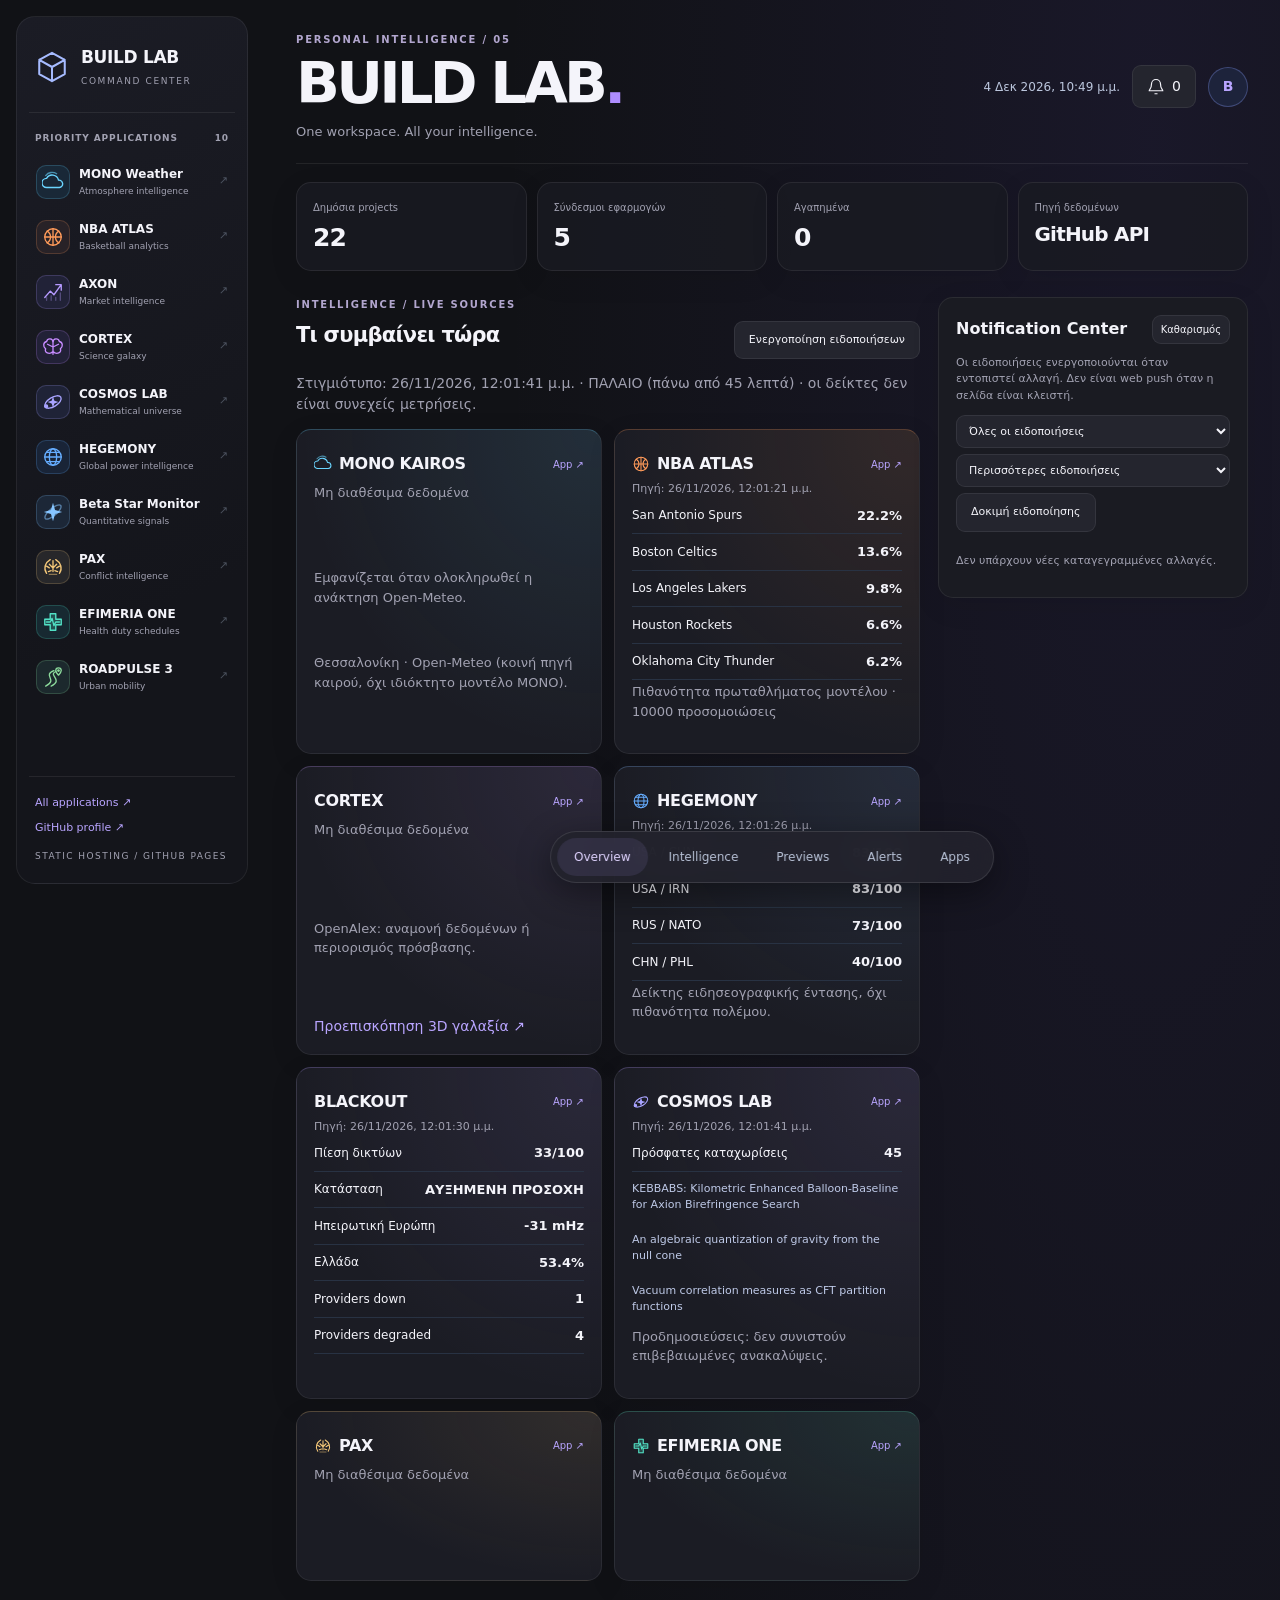
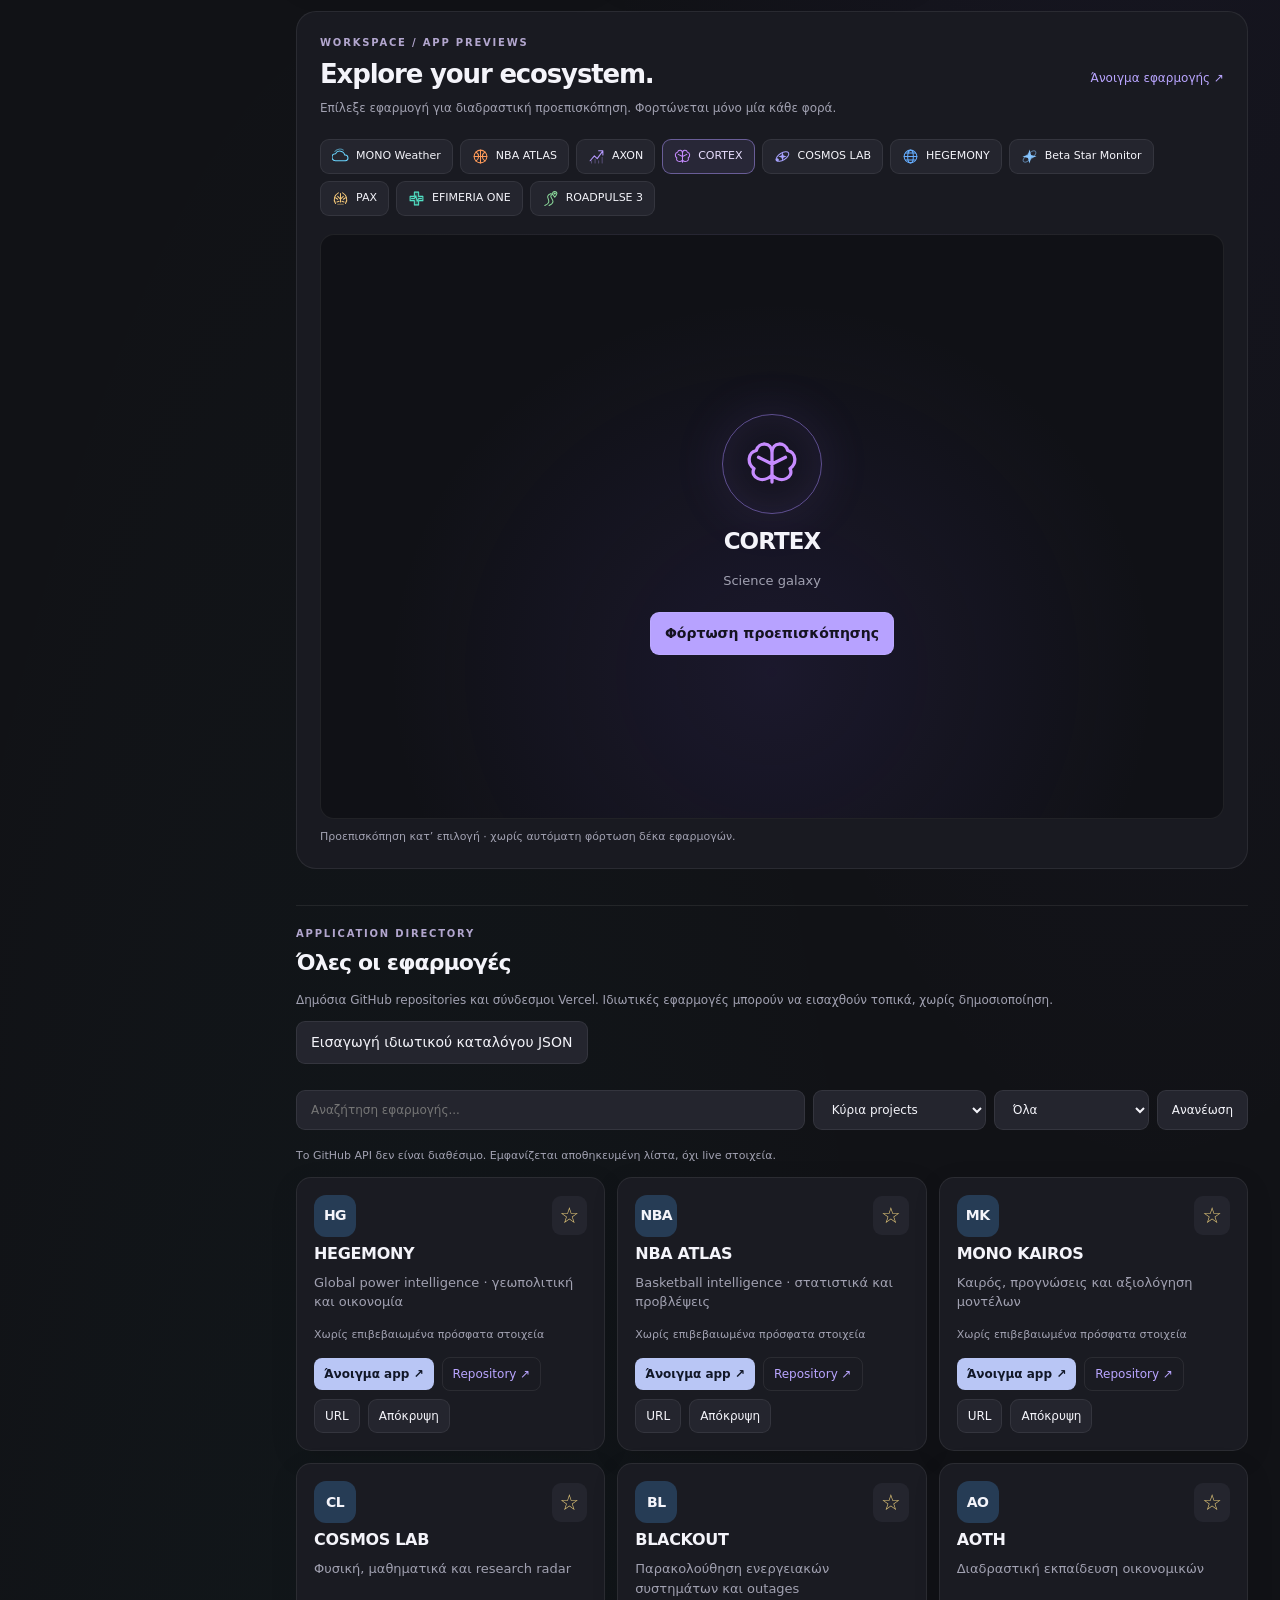
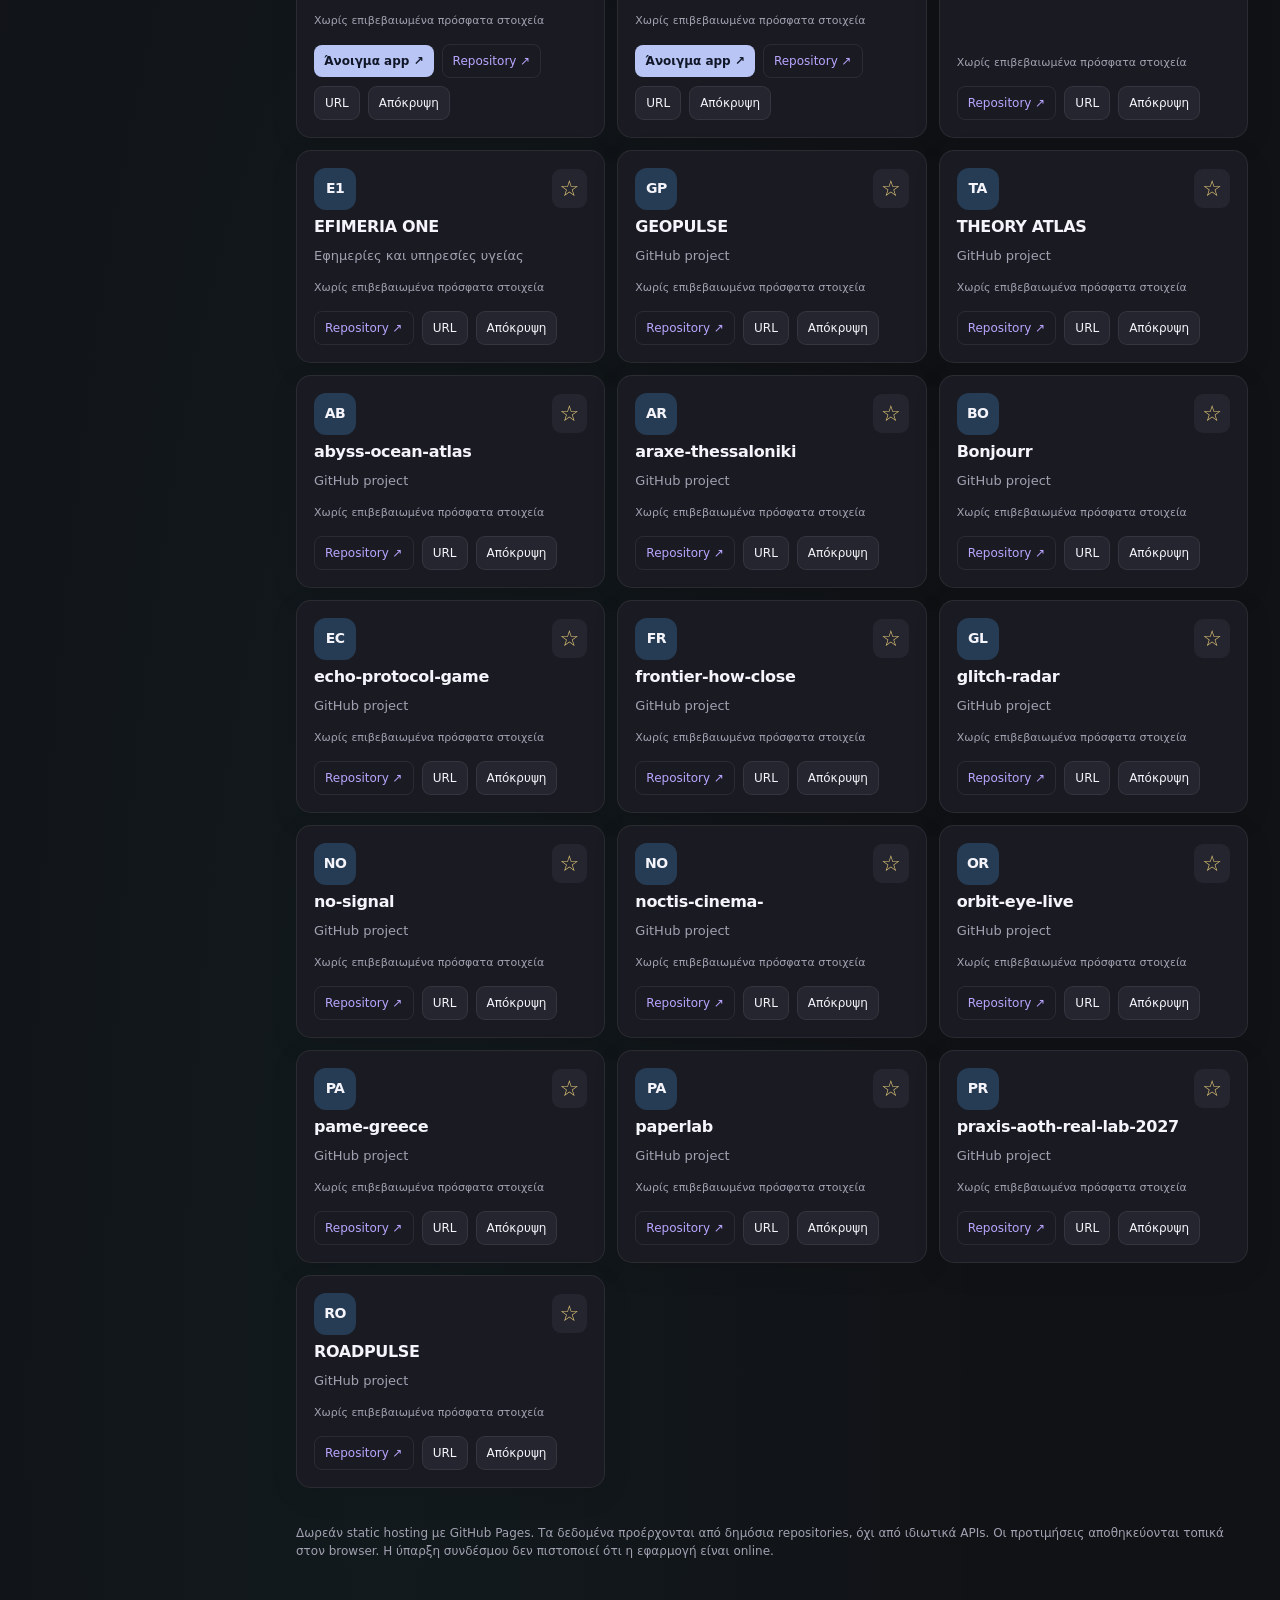
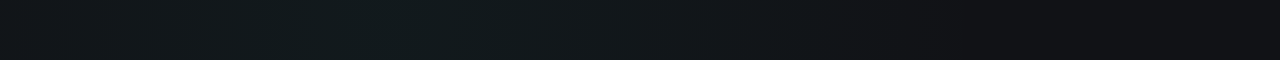
<file: docs/index.html>
<!DOCTYPE html>
<html lang="el"><head><meta charset="UTF-8"><meta name="viewport" content="width=device-width, initial-scale=1"><meta name="theme-color" content="#0c111b"><title>Build Lab — Project Command Center</title>
<style>
:root{color-scheme:dark;--bg:#0c111b;--panel:#141b28;--line:#283243;--text:#e9edf6;--muted:#9caac0;--accent:#85c7ff}*{box-sizing:border-box}body{margin:0;background:radial-gradient(ellipse at top right,#1c2940 0,transparent 45%),var(--bg);color:var(--text);font:15px/1.5 system-ui,sans-serif}main{max-width:1300px;margin:auto;padding:36px 24px 60px}header{display:flex;justify-content:space-between;align-items:center;gap:16px;flex-wrap:wrap}.brand{font-size:12px;letter-spacing:.22em;text-transform:uppercase;color:var(--accent);font-weight:700}h1{font-size:clamp(32px,5vw,54px);line-height:1.1;letter-spacing:-.055em;margin:12px 0}p{color:var(--muted)}a{color:var(--accent);text-decoration:none}button,input,select{font:inherit;color:inherit;background:#172131;border:1px solid var(--line);padding:10px 14px;border-radius:10px}button{cursor:pointer}button:hover,a:hover{filter:brightness(1.2)}.stats{display:grid;grid-template-columns:repeat(auto-fit,minmax(140px,1fr));gap:12px;margin:25px 0}.stat,.card{background:var(--panel);border:1px solid var(--line);border-radius:16px;padding:20px}.stat b{display:block;font-size:28px;letter-spacing:-.04em}.stat span,.meta{font-size:12px;color:var(--muted)}.controls{display:flex;flex-wrap:wrap;gap:8px;margin:24px 0 18px}.controls input{flex:1;min-width:190px}.grid{display:grid;grid-template-columns:repeat(auto-fill,minmax(265px,1fr));gap:15px}.card{display:flex;flex-direction:column;min-height:200px;overflow:hidden}.card h2{margin:8px 0;font-size:21px;letter-spacing:-.035em}.card p{margin:2px 0 15px;font-size:13px;flex:1}.cardtop,.actions{display:flex;gap:8px;align-items:center;justify-content:space-between}.logo{width:42px;height:42px;border-radius:12px;background:#263c55;display:grid;place-items:center;font-weight:800;letter-spacing:-.04em}.actions{justify-content:flex-start;flex-wrap:wrap;margin-top:14px}.actions a,.actions button{padding:7px 10px;font-size:12px;border-radius:8px;border:1px solid var(--line)}.actions a.primary{background:#b6dfff;color:#0c182a;border:0;font-weight:700}.tag{font-size:11px;color:var(--muted);border:1px solid var(--line);padding:4px 8px;border-radius:20px}.favorite{background:transparent;border:0;font-size:22px;padding:3px 8px;color:#e4c879}.status{font-size:12px;color:var(--muted)}footer{margin-top:36px;color:var(--muted);font-size:12px}dialog{max-width:480px;width:90%;background:var(--panel);color:var(--text);border:1px solid var(--line);border-radius:16px;padding:24px}dialog input{width:100%;margin:12px 0}dialog::backdrop{background:#0009}.empty{padding:25px;color:var(--muted)}@media(max-width:600px){main{padding:24px 15px}.card{min-height:170px}}
.priority{display:grid;grid-template-columns:repeat(auto-fit,minmax(210px,1fr));gap:8px}.priority a{display:flex;align-items:center;gap:10px;background:#141b28;border:1px solid #283243;border-radius:11px;padding:10px;color:#e9edf6}.priority a>span:last-child{margin-left:auto;color:#9caac0}.appmark{display:grid;place-items:center;position:relative;width:32px;height:32px;border-radius:8px;background:#233652;overflow:hidden}.appmark img{position:absolute;inset:0;width:100%;height:100%;object-fit:contain;z-index:1;background:#141b28}.appmark b{font-size:12px}.alert-tools{display:flex;gap:8px;flex-wrap:wrap;margin:10px 0}.card h2{font-size:19px}
:root{--bg:#080b14;--panel:#111725;--line:rgba(151,174,220,.16);--muted:#97a2b9;--text:#f0f3fa;--accent:#a9baff}html{scroll-behavior:smooth;scroll-padding-top:18px}body{background:radial-gradient(ellipse at 85% 0%,#25204088 0,transparent 34%),radial-gradient(ellipse at 35% 100%,#10273b66 0,transparent 42%),#080b14;font-family:Inter,system-ui,-apple-system,BlinkMacSystemFont,"Segoe UI",sans-serif;font-size:14px;min-height:100vh}main{margin:0 0 0 264px;max-width:none;padding:30px 32px 100px;min-width:0}.sidebar{position:fixed;inset:16px auto 16px 16px;width:232px;display:flex;flex-direction:column;padding:18px 12px;border:1px solid var(--line);border-radius:19px;background:linear-gradient(155deg,#151b2b,#0d111c 62%);overflow-y:auto;z-index:5}.sidebrand{display:flex;align-items:center;gap:12px;padding:10px 6px 24px;border-bottom:1px solid var(--line);color:var(--text);font-size:17px;font-weight:780;letter-spacing:.035em}.sidebrand svg{width:34px;height:34px}.sidebrand small,.sidebottom small{display:block;font-size:9px;color:var(--muted);letter-spacing:.16em;font-weight:500;margin-top:4px}.sidetag{display:flex;justify-content:space-between;font-size:9px;font-weight:650;letter-spacing:.1em;color:var(--muted);padding:19px 6px 10px}.sidebar .priority{display:flex;flex-direction:column;gap:3px}.sidebar .sideapp{display:flex;align-items:center;gap:9px;padding:8px 6px;border:1px solid transparent;background:transparent;border-radius:9px;color:var(--text);min-width:0;transition:background .2s,border-color .2s}.sidebar .sideapp:hover,.sidebar .sideapp:focus-visible{background:#a2b7ff0d;border-color:#9aaaff40}.appmark{flex:none;display:grid;place-items:center;width:34px;height:34px;border-radius:10px;background:color-mix(in srgb,var(--app) 10%,#101521);border:1px solid color-mix(in srgb,var(--app) 20%,transparent)}.appmark svg{width:22px;height:22px}.appname{min-width:0;flex:1}.appname strong{display:block;font-size:12px;font-weight:650;white-space:nowrap}.appname small{display:block;font-size:9px;color:var(--muted);margin-top:2px;white-space:nowrap;overflow:hidden;text-overflow:ellipsis}.arrow{font-size:11px;opacity:.4}.sidebottom{margin-top:auto;padding:18px 6px 2px;display:grid;gap:9px;border-top:1px solid var(--line);font-size:11px}.topbar{padding:2px 0 22px;border-bottom:1px solid var(--line);align-items:center;gap:18px}.topbar h1{font-size:clamp(38px,4.5vw,64px);letter-spacing:-.07em;margin:8px 0 0;font-weight:800;line-height:1}.topbar h1 span{color:#9a9bfa}.topbar p{margin:9px 0 0;font-size:13px}.brand{font-size:10px;letter-spacing:.18em;color:#a5aed0}.topright{display:flex;align-items:center;gap:12px}.topright time{font-size:12px;font-variant-numeric:tabular-nums;color:#bbc6dd}.topright button{display:flex;gap:7px;align-items:center}.profile{display:grid;place-items:center;width:40px;height:40px;border-radius:50%;border:1px solid #8b9df850;background:#1d233b;font-weight:700}.stats{margin:18px 0 26px;grid-template-columns:repeat(4,minmax(0,1fr));gap:10px}.stats .stat{padding:13px 16px;min-height:76px;background:#111725a8}.stats .stat b{font-size:25px;margin-top:2px}.stats .stat span{font-size:10px}.workspace{display:grid;grid-template-columns:minmax(0,1fr) minmax(260px,310px);gap:18px;align-items:start}.intel{min-width:0}.intel>.cardtop h2{font-size:21px;font-weight:650;letter-spacing:-.035em}.intel>.cardtop{align-items:flex-end}.intel #notify{font-size:11px}.grid{grid-template-columns:repeat(auto-fill,minmax(min(240px,100%),1fr));gap:12px}#liveGrid{grid-template-columns:repeat(2,minmax(0,1fr))}#liveGrid .card{min-height:170px;position:relative;overflow:hidden;border-top-color:color-mix(in srgb,var(--tile,#91a8ff) 33%,transparent);background:radial-gradient(ellipse at 100% 0%,color-mix(in srgb,var(--tile,#91a8ff) 8%,transparent),transparent 60%),linear-gradient(140deg,#151b2a,#101520)}#liveGrid .card[data-key="weather"]{order:-3;--tile:#6ad5ff}#liveGrid .card[data-key="nba"]{order:-2;--tile:#ff9a59}#liveGrid .card[data-key="geo"]{--tile:#65adff}#liveGrid .card[data-key="science"]{--tile:#b69aff}#liveGrid .card[data-key="pax"]{--tile:#f2c678}#liveGrid .card[data-key="duty"]{--tile:#51e0c4}.stat,.card{border-radius:15px;border-color:var(--line);padding:17px;box-shadow:0 8px 30px #00000015}.card h2{font-size:16px;font-weight:670;letter-spacing:-.02em;margin:5px 0}.cardtop h2{min-width:0}.cardtop>a{font-size:10px;white-space:nowrap}.meta,.status{font-size:11px;line-height:1.5}.card .meta a{color:#bec9e7}.card .cardtop>strong{font-size:13px;white-space:nowrap}.card .cardtop>span{font-size:12px}.notification{position:sticky;top:20px;background:linear-gradient(155deg,#161b2c,#101520);max-height:78vh;overflow:auto;scrollbar-width:thin}.notification h2{font-size:16px!important}.notification #clearAlerts{font-size:10px;padding:6px 8px}.notification #alertStatus{font-size:11px}.alert-tools{gap:6px}.alert-tools select{width:100%;font-size:11px;padding:8px}.alert-tools button{font-size:11px}.notification #alerts{max-height:48vh;overflow:auto}.notification #alerts>div{padding:11px 0!important}.notification #alerts strong{display:block;color:#e1e7f8;font-size:12px;font-weight:650}.notification #alerts small{display:block;margin-top:4px;opacity:.75}.directory{margin-top:36px;padding-top:20px;border-top:1px solid var(--line)}.directory h2{font-size:22px;letter-spacing:-.04em;margin:5px 0}.directory p{font-size:12px}.controls{margin-top:14px}.controls button,.controls input,.controls select{font-size:12px}.dock{position:fixed;bottom:17px;left:calc(50% + 132px);transform:translateX(-50%);display:flex;gap:4px;z-index:8;padding:6px;border-radius:30px;border:1px solid #9eafe53a;background:#141a2ae8;backdrop-filter:blur(16px);box-shadow:0 10px 35px #0006}.dock a{font-size:12px;color:#b9c3d8;padding:10px 17px;border-radius:22px;white-space:nowrap}.dock a:first-child,.dock a:hover{background:#a3a0ff19;color:#ecebff}.card button,button,input,select{background:#1a2031;border-color:var(--line);border-radius:9px}button:hover{border-color:#a0b0e85e}.card .actions a.primary{background:#b9c6f5;color:#111728}.card h2 svg{vertical-align:-4px;margin-right:7px;width:18px;height:18px}#liveGrid .card .metric{font-size:35px;line-height:1.15;letter-spacing:-.06em;font-weight:750;color:#eff5ff;padding:10px 0 3px}#liveGrid .card .metric-caption{font-size:11px;color:var(--muted)}@media(min-width:1600px){#liveGrid{grid-template-columns:repeat(3,minmax(0,1fr))}}@media(max-width:1180px){.workspace{grid-template-columns:minmax(0,1fr)}.notification{position:static;max-height:none}.notification #alerts{max-height:380px}.alert-tools select{width:auto}}@media(max-width:850px){.sidebar{position:relative;inset:auto;width:auto;margin:12px;padding:12px}.sidebrand{padding:3px 4px 12px}.sidebar .priority{display:grid;grid-template-columns:repeat(2,minmax(0,1fr))}.sideapp .appname small,.sidebottom{display:none}main{margin:0;padding:16px 14px 95px}.dock{left:50%}.topbar h1{font-size:45px}.stats{grid-template-columns:repeat(2,1fr)}}@media(max-width:520px){#liveGrid{grid-template-columns:1fr}.topright time{font-size:10px}.dock a{padding:9px 11px}.intel>.cardtop{flex-wrap:wrap}.sidebar .sideapp{padding:5px 4px}.appname strong{font-size:11px}}@media(prefers-reduced-motion:reduce){html{scroll-behavior:auto}*{transition:none!important}}

:root{--bg:#111216;--panel:#1a1b22;--line:#ffffff13;--muted:#a1a1b1;--text:#f4f4fa;--accent:#b9a5ff}
body{background:radial-gradient(ellipse at 90% 3%,#6c4fe018 0,transparent 40%),radial-gradient(ellipse at 30% 95%,#1ab9a80c 0,transparent 48%),#111216}
.sidebar{background:linear-gradient(155deg,#1b1c25,#14151b 68%);border-color:#ffffff12}.sidebrand{letter-spacing:-.02em}.sidebrand small{letter-spacing:.18em}.sidebar .sideapp:hover{background:#b5a2ff0d;border-color:#b5a2ff30}.topbar h1{letter-spacing:-.065em}.topbar h1 span{color:#ae8dff}.brand{color:#b2a6ce}.stats .stat{background:#1a1b22cc}.stat,.card{border-color:#ffffff13;background:#1a1b22;box-shadow:0 8px 30px #00000015}#liveGrid .card{background:radial-gradient(ellipse at 98% 0%,color-mix(in srgb,var(--tile,#b39aff) 10%,transparent),transparent 70%),#1b1c24;border-top-color:color-mix(in srgb,var(--tile,#b39aff) 26%,transparent)}#liveGrid .card[data-key="cortex"]{--tile:#c49aff;order:-1;min-height:218px}#liveGrid .card[data-key="geo"]{--tile:#83b9ff}#liveGrid .card[data-key="duty"]{--tile:#5be2bf}.notification{background:#1a1b22}.card button,button,input,select{background:#24252e;border-color:#ffffff13}.dock{background:#23232de8;border-color:#ffffff1c}.dock a:first-child,.dock a:hover{background:#b098ff1a;color:#e0d4ff}.preview-section{margin-top:30px;padding:23px;border:1px solid var(--line);border-radius:20px;background:#191a21}.preview-head{display:flex;justify-content:space-between;gap:18px;align-items:center}.preview-head h2{font-size:26px;letter-spacing:-.045em;margin:5px 0}.preview-head p{font-size:12px;margin:4px 0}.preview-head>a{white-space:nowrap;font-size:12px}.preview-tabs{display:flex;gap:7px;flex-wrap:wrap;margin:18px 0}.preview-tabs button{font-size:11px;padding:8px 11px;display:flex;align-items:center;gap:7px}.preview-tabs svg{width:17px;height:17px}.preview-tabs button[aria-pressed="true"]{border-color:#aa93f880;background:#b399ff1a;color:#e9dfff}.preview-stage{height:clamp(420px,65vh,820px);overflow:hidden;border-radius:14px;border:1px solid #ffffff12;background:radial-gradient(ellipse at 50% 75%,#5940ac26 0,transparent 60%),#101116}.preview-stage iframe{width:100%;height:100%;border:0;background:#111216}.preview-placeholder{height:100%;display:flex;flex-direction:column;justify-content:center;align-items:center;text-align:center;padding:25px}.preview-placeholder h3{font-size:23px;letter-spacing:-.04em;margin:10px 0 0}.preview-placeholder p{font-size:13px;max-width:450px}.preview-orbit{margin-top:16px;display:grid;place-items:center;width:100px;height:100px;border:1px solid #a88aff80;border-radius:50%;font-size:42px;color:#c4aaff;box-shadow:0 0 55px #9e73f21c,inset 0 0 40px #9e73f21a}.preview-orbit svg{width:54px;height:54px}.preview-placeholder button{margin-top:8px;background:#b7a2ff;color:#151321;font-weight:700}.preview-section #previewNote{padding:10px 0 0}.cortex-paper{padding:9px 0;border-bottom:1px solid #ffffff0b;font-size:12px}.cortex-paper a{color:#e0d8ff}.cortex-paper small{display:block;color:var(--muted);margin-top:3px}.preview-stage .blocked{font-size:12px;color:var(--muted)}@media(max-width:600px){.preview-section{padding:13px}.preview-head{align-items:flex-start;flex-direction:column}.preview-stage{height:520px}.dock a{padding:9px 7px;font-size:11px}}
</style></head><body><aside class="sidebar"><a class="sidebrand" href="#dashboard"><svg viewBox="0 0 24 24" width="24" height="24" fill="none" stroke="currentColor" stroke-width="1.45" stroke-linecap="round" stroke-linejoin="round" style="color:#a6bbff" aria-hidden="true"><path d="m12 2 9 5v10l-9 5-9-5V7Zm0 10 9-5M12 12 3 7m9 5v10"/></svg><span>BUILD LAB<small>COMMAND CENTER</small></span></a><div class="sidetag">PRIORITY APPLICATIONS <span>10</span></div><nav class="priority"><a class="sideapp" href="https://monokairos.vercel.app" target="_blank" rel="noopener noreferrer" style="--app:#6ad5ff"><span class="appmark"><svg viewBox="0 0 24 24" width="24" height="24" fill="none" stroke="currentColor" stroke-width="1.45" stroke-linecap="round" stroke-linejoin="round" style="color:#6ad5ff" aria-hidden="true"><path d="M5 18a5 5 0 0 1 0-10 7 7 0 0 1 13 2 4 4 0 0 1 1 8Z"/><path d="M4 5a9 9 0 0 1 12-2" opacity=".6"/></svg></span><span class="appname"><strong>MONO Weather</strong><small>Atmosphere intelligence</small></span><span class="arrow">↗</span></a><a class="sideapp" href="https://nba-atlas.vercel.app" target="_blank" rel="noopener noreferrer" style="--app:#ff9a59"><span class="appmark"><svg viewBox="0 0 24 24" width="24" height="24" fill="none" stroke="currentColor" stroke-width="1.45" stroke-linecap="round" stroke-linejoin="round" style="color:#ff9a59" aria-hidden="true"><circle cx="12" cy="12" r="9"/><path d="M3 12h18M12 3v18M5.6 5.6c5 3 5 9.8 0 12.8M18.4 5.6c-5 3-5 9.8 0 12.8"/></svg></span><span class="appname"><strong>NBA ATLAS</strong><small>Basketball analytics</small></span><span class="arrow">↗</span></a><a class="sideapp" href="https://axon-markets.vercel.app" target="_blank" rel="noopener noreferrer" style="--app:#b69aff"><span class="appmark"><svg viewBox="0 0 24 24" width="24" height="24" fill="none" stroke="currentColor" stroke-width="1.45" stroke-linecap="round" stroke-linejoin="round" style="color:#b69aff" aria-hidden="true"><path d="m3 18 6-7 4 4 8-11M15 4h6v6"/><path d="M5 21v-3M10 21v-5M15 21v-3M20 21v-8" opacity=".35"/></svg></span><span class="appname"><strong>AXON</strong><small>Market intelligence</small></span><span class="arrow">↗</span></a><a class="sideapp" href="https://cortex-science-galaxy.vercel.app" target="_blank" rel="noopener noreferrer" style="--app:#c68bff"><span class="appmark"><svg viewBox="0 0 24 24" width="24" height="24" fill="none" stroke="currentColor" stroke-width="1.45" stroke-linecap="round" stroke-linejoin="round" style="color:#c68bff" aria-hidden="true"><path d="M12 20V7c0-5-6-5-7-1-4 1-4 6-1 8-2 4 4 7 8 3m0-10c0-5 6-5 7-1 4 1 4 6 1 8 2 4-4 7-8 3M6 9l6 3 6-3"/></svg></span><span class="appname"><strong>CORTEX</strong><small>Science galaxy</small></span><span class="arrow">↗</span></a><a class="sideapp" href="https://cosmos-lab-v3.vercel.app/radar.html" target="_blank" rel="noopener noreferrer" style="--app:#a8a3ff"><span class="appmark"><svg viewBox="0 0 24 24" width="24" height="24" fill="none" stroke="currentColor" stroke-width="1.45" stroke-linecap="round" stroke-linejoin="round" style="color:#a8a3ff" aria-hidden="true"><ellipse cx="12" cy="12" rx="10" ry="5" transform="rotate(-32 12 12)"/><path d="m12 6 1.5 4.5L18 12l-4.5 1.5L12 18l-1.5-4.5L6 12l4.5-1.5Z" fill="currentColor" stroke="none"/><circle cx="4.5" cy="16.7" r="1.6" fill="currentColor"/></svg></span><span class="appname"><strong>COSMOS LAB</strong><small>Mathematical universe</small></span><span class="arrow">↗</span></a><a class="sideapp" href="https://hegemony-world-power.vercel.app" target="_blank" rel="noopener noreferrer" style="--app:#65adff"><span class="appmark"><svg viewBox="0 0 24 24" width="24" height="24" fill="none" stroke="currentColor" stroke-width="1.45" stroke-linecap="round" stroke-linejoin="round" style="color:#65adff" aria-hidden="true"><circle cx="12" cy="12" r="9"/><ellipse cx="12" cy="12" rx="4" ry="9"/><path d="M3 12h18M5 7h14M5 17h14"/></svg></span><span class="appname"><strong>HEGEMONY</strong><small>Global power intelligence</small></span><span class="arrow">↗</span></a><a class="sideapp" href="https://beta-star-monitor.vercel.app" target="_blank" rel="noopener noreferrer" style="--app:#86c5ff"><span class="appmark"><svg viewBox="0 0 24 24" width="24" height="24" fill="none" stroke="currentColor" stroke-width="1.45" stroke-linecap="round" stroke-linejoin="round" style="color:#86c5ff" aria-hidden="true"><path d="m12 2 2.2 7.8L22 12l-7.8 2.2L12 22l-2.2-7.8L2 12l7.8-2.2Z" fill="currentColor" stroke="none"/><ellipse cx="12" cy="12" rx="11" ry="4" transform="rotate(-40 12 12)" opacity=".55"/></svg></span><span class="appname"><strong>Beta Star Monitor</strong><small>Quantitative signals</small></span><span class="arrow">↗</span></a><a class="sideapp" href="https://pax-peace-monitor.vercel.app" target="_blank" rel="noopener noreferrer" style="--app:#f2c678"><span class="appmark"><svg viewBox="0 0 24 24" width="24" height="24" fill="none" stroke="currentColor" stroke-width="1.45" stroke-linecap="round" stroke-linejoin="round" style="color:#f2c678" aria-hidden="true"><path d="M5 19c-4-6-1-12 4-15M19 19c4-6 1-12-4-15M7 17l3-1M17 17l-3-1M5 11l3 2M19 11l-3 2M12 5v12M8 9l4 4 4-4"/><path d="M8 20h8" opacity=".5"/></svg></span><span class="appname"><strong>PAX</strong><small>Conflict intelligence</small></span><span class="arrow">↗</span></a><a class="sideapp" href="https://efimeria-one.vercel.app" target="_blank" rel="noopener noreferrer" style="--app:#51e0c4"><span class="appmark"><svg viewBox="0 0 24 24" width="24" height="24" fill="none" stroke="currentColor" stroke-width="1.45" stroke-linecap="round" stroke-linejoin="round" style="color:#51e0c4" aria-hidden="true"><path d="M9 3h6v6h6v6h-6v6H9v-6H3V9h6Z" fill="currentColor" opacity=".22"/><path d="M9 3h6v6h6v6h-6v6H9v-6H3V9h6Z"/><path d="M5 12h4l2-4 2 8 2-4h4"/></svg></span><span class="appname"><strong>EFIMERIA ONE</strong><small>Health duty schedules</small></span><span class="arrow">↗</span></a><a class="sideapp" href="https://roadpulse-gray.vercel.app" target="_blank" rel="noopener noreferrer" style="--app:#8cdb9c"><span class="appmark"><svg viewBox="0 0 24 24" width="24" height="24" fill="none" stroke="currentColor" stroke-width="1.45" stroke-linecap="round" stroke-linejoin="round" style="color:#8cdb9c" aria-hidden="true"><path d="M4 22c14-7-4-12 9-17M10 22c14-7-4-12 5-16"/><path d="M21 5c0 2-3 5-3 5s-3-3-3-5a3 3 0 1 1 6 0Z"/><circle cx="18" cy="5" r=".8" fill="currentColor"/></svg></span><span class="appname"><strong>ROADPULSE 3</strong><small>Urban mobility</small></span><span class="arrow">↗</span></a></nav><div class="sidebottom"><a href="#directory">All applications ↗</a><a href="https://github.com/mariodinakus" target="_blank" rel="noopener">GitHub profile ↗</a><small>STATIC HOSTING / GITHUB PAGES</small></div></aside><main id="dashboard"><header class="topbar"><div><div class="brand">PERSONAL INTELLIGENCE / 05</div><h1>BUILD LAB<span>.</span></h1><p>One workspace. All your intelligence.</p></div><div class="topright"><time id="clock"></time><button id="topBell" aria-label="Ειδοποιήσεις"> <svg viewBox="0 0 24 24" width="18" height="18" fill="none" stroke="currentColor" stroke-width="1.6"><path d="M18 8a6 6 0 0 0-12 0c0 7-3 7-3 9h18c0-2-3-2-3-9M10 21h4"/></svg> <span id="alertCount">0</span></button><a class="profile" href="https://github.com/mariodinakus" target="_blank" rel="noopener">B</a></div></header>
<section class="stats"><div class="stat"><span>Δημόσια projects</span><b id="total">—</b></div><div class="stat"><span>Σύνδεσμοι εφαρμογών</span><b id="apps">—</b></div><div class="stat"><span>Αγαπημένα</span><b id="stars">—</b></div><div class="stat"><span>Πηγή δεδομένων</span><b style="font-size:20px">GitHub API</b></div></section>
<section class="workspace" id="intelligence" aria-label="Live intelligence"><div class="intel"><div class="cardtop"><div><div class="brand">INTELLIGENCE / LIVE SOURCES</div><h2 style="margin:8px 0">Τι συμβαίνει τώρα</h2></div><button id="notify">Ενεργοποίηση ειδοποιήσεων</button></div><p id="liveStatus" role="status">Τελευταίο διαθέσιμο στιγμιότυπο · φόρτωση...</p><div class="grid" id="liveGrid"><article class="card"><h2>NBA ATLAS</h2><p>Προβλέψεις τίτλου</p></article><article class="card"><h2>HEGEMONY</h2><p>Δείκτες γεωπολιτικής έντασης</p></article><article class="card"><h2>BLACKOUT</h2><p>Πίεση δικτύων και outages</p></article><article class="card"><h2>COSMOS</h2><p>Επιστημονικές δημοσιεύσεις</p></article></div></div><aside class="stat notification" id="notifications"><div class="cardtop"><h2 style="margin:0;font-size:19px">Notification Center</h2><button id="clearAlerts">Καθαρισμός</button></div><p id="alertStatus" class="meta">Οι ειδοποιήσεις ενεργοποιούνται όταν εντοπιστεί αλλαγή. Δεν είναι web push όταν η σελίδα είναι κλειστή.</p><div class="alert-tools"><select id="alertFilter" aria-label="Φίλτρο ειδοποιήσεων"><option value="all">Όλες οι ειδοποιήσεις</option><option value="priority">Μόνο σημαντικές</option><option value="nba">NBA</option><option value="weather">Καιρός</option><option value="geo">Γεωπολιτική</option><option value="science">Επιστήμη</option><option value="github">GitHub</option><option value="other">Λοιπές</option></select><select id="sensitivity" aria-label="Ευαισθησία"><option value="high">Περισσότερες ειδοποιήσεις</option><option value="normal">Ισορροπημένες</option></select><button id="testAlert">Δοκιμή ειδοποίησης</button></div><div id="alerts" aria-live="polite"></div></aside></section><section id="previews" class="preview-section"><div class="preview-head"><div><div class="brand">WORKSPACE / APP PREVIEWS</div><h2>Explore your ecosystem.</h2><p>Επίλεξε εφαρμογή για διαδραστική προεπισκόπηση. Φορτώνεται μόνο μία κάθε φορά.</p></div><a id="previewOpen" target="_blank" rel="noopener noreferrer" href="https://cortex-science-galaxy.vercel.app">Άνοιγμα εφαρμογής ↗</a></div><div id="previewTabs" class="preview-tabs" role="group" aria-label="Επιλογή εφαρμογής"></div><div class="preview-stage" id="previewStage"><div class="preview-placeholder"><span class="brand">CORTEX / SCIENCE GALAXY</span><div class="preview-orbit" aria-hidden="true">✦</div><h3>Ο γαλαξίας της επιστήμης</h3><p>Ενεργοποίησε την ενσωματωμένη εφαρμογή για να εξερευνήσεις τον 3D γαλαξία.</p><button id="loadPreview">Φόρτωση προεπισκόπησης</button></div></div><div id="previewNote" class="meta">Η προεπισκόπηση εξαρτάται από τις ρυθμίσεις ασφάλειας κάθε εφαρμογής.</div></section><section id="directory" class="directory"><div class="brand">APPLICATION DIRECTORY</div><h2>Όλες οι εφαρμογές</h2><p>Δημόσια GitHub repositories και σύνδεσμοι Vercel. Ιδιωτικές εφαρμογές μπορούν να εισαχθούν τοπικά, χωρίς δημοσιοποίηση.</p><button id="importApps">Εισαγωγή ιδιωτικού καταλόγου JSON</button><input id="importFile" type="file" accept=".json,application/json" hidden><div id="extraApps" class="grid" style="margin-top:12px"></div></section><div class="controls" id="repoControls"><input id="search" type="search" placeholder="Αναζήτηση εφαρμογής..." aria-label="Αναζήτηση"><select id="sort" aria-label="Ταξινόμηση"><option value="core">Κύρια projects</option><option value="updated">Πρόσφατες αλλαγές</option><option value="name">Όνομα A–Z</option></select><select id="filter" aria-label="Φίλτρο"><option value="all">Όλα</option><option value="fav">Αγαπημένα</option><option value="app">Με σύνδεσμο app</option><option value="hidden">Κρυμμένα</option></select><button id="refresh">Ανανέωση</button></div>
<div id="status" class="status" role="status">Φόρτωση...</div><section id="grid" class="grid" style="margin-top:12px"></section><footer>Δωρεάν static hosting με GitHub Pages. Τα δεδομένα προέρχονται από δημόσια repositories, όχι από ιδιωτικά APIs. Οι προτιμήσεις αποθηκεύονται τοπικά στον browser. Η ύπαρξη συνδέσμου δεν πιστοποιεί ότι η εφαρμογή είναι online.</footer>
<dialog id="edit"><h2>Σύνδεσμος εφαρμογής</h2><p id="editname"></p><form id="editform"><input id="url" type="url" placeholder="https://..." aria-label="URL εφαρμογής"><button type="submit">Αποθήκευση</button> <button type="button" id="cancel">Άκυρο</button></form></dialog>
<nav class="dock" aria-label="Πλοήγηση"><a href="#dashboard">Overview</a><a href="#intelligence">Intelligence</a><a href="#previews">Previews</a><a href="#notifications">Alerts</a><a href="#directory">Apps</a></nav></main><script>
'use strict';const owner='mariodinakus', el=id=>document.getElementById(id);
const core={
'world-faultline':{title:'HEGEMONY',desc:'Global power intelligence · γεωπολιτική και οικονομία',url:'https://hegemony-world-power.vercel.app',symbol:'HG'},
'sideline-sports':{title:'NBA ATLAS',desc:'Basketball intelligence · στατιστικά και προβλέψεις',url:'https://nba-atlas.vercel.app',symbol:'NBA'},
'monokairos':{title:'MONO KAIROS',desc:'Καιρός, προγνώσεις και αξιολόγηση μοντέλων',url:'https://monokairos.vercel.app',symbol:'MK'},
'cosmos-lab':{title:'COSMOS LAB',desc:'Φυσική, μαθηματικά και research radar',url:'https://cosmos-lab-v3.vercel.app/radar.html',symbol:'CL'},
'blackout-global-monitor':{title:'BLACKOUT',desc:'Παρακολούθηση ενεργειακών συστημάτων και outages',url:'https://blackout-global-monitor.vercel.app',symbol:'BL'},
'aoth':{title:'AOTH',desc:'Διαδραστική εκπαίδευση οικονομικών',symbol:'AO'},
'efimeria-one':{title:'EFIMERIA ONE',desc:'Εφημερίες και υπηρεσίες υγείας',symbol:'E1'},
'geopulse':{title:'GEOPULSE',symbol:'GP'},'theory-atlas':{title:'THEORY ATLAS',symbol:'TA'}
};
const backup=['world-faultline','sideline-sports','monokairos','cosmos-lab','blackout-global-monitor','aoth','efimeria-one','geopulse','theory-atlas','paperlab','glitch-radar','ROADPULSE','echo-protocol-game','orbit-eye-live','frontier-how-close','noctis-cinema-','no-signal','araxe-thessaloniki','pame-greece','abyss-ocean-atlas','praxis-aoth-real-lab-2027','Bonjourr'];
function read(key,fallback){try{return JSON.parse(localStorage.getItem(key))??fallback}catch{return fallback}}
let fav=new Set(read('buildlab-fav',[])),hidden=new Set(read('buildlab-hidden',[])),custom=read('buildlab-urls',{}),repos=backup.map(name=>({name})),editing='';
function store(){try{localStorage.setItem('buildlab-fav',JSON.stringify([...fav]));localStorage.setItem('buildlab-hidden',JSON.stringify([...hidden]));localStorage.setItem('buildlab-urls',JSON.stringify(custom))}catch{}}
function valid(x){try{let u=new URL(x);return u.protocol==='https:'||u.protocol==='http:'?u.href:''}catch{return ''}}
function url(r){return Object.hasOwn(custom,r.name)?valid(custom[r.name]):valid(core[r.name]?.url||r.homepage)}
function node(tag,cls,t){const n=document.createElement(tag);if(cls)n.className=cls;if(t!==undefined)n.textContent=t;return n}
function link(label,href,cls){const a=node('a',cls,label);a.href=href;a.target='_blank';a.rel='noopener noreferrer';return a}
function btn(label,fn,cls){const b=node('button',cls,label);b.type='button';b.onclick=fn;return b}
function render(){const q=el('search').value.toLowerCase().trim(),filter=el('filter').value,sort=el('sort').value;let filtered=repos.filter(r=>{const c=core[r.name]||{};return (filter==='hidden'?hidden.has(r.name):!hidden.has(r.name))&&(filter!=='fav'||fav.has(r.name))&&(filter!=='app'||url(r))&&[r.name,c.title,r.description,c.desc].join(' ').toLowerCase().includes(q)});
const order=Object.keys(core);filtered.sort((a,b)=>sort==='updated'?String(b.pushed_at||'').localeCompare(String(a.pushed_at||'')):sort==='name'?a.name.localeCompare(b.name):Number(fav.has(b.name))-Number(fav.has(a.name))||(order.indexOf(a.name)<0?999:order.indexOf(a.name))-(order.indexOf(b.name)<0?999:order.indexOf(b.name))||a.name.localeCompare(b.name));
el('total').textContent=repos.length;el('apps').textContent=repos.filter(url).length;el('stars').textContent=fav.size;let g=el('grid');g.replaceChildren();if(!filtered.length)g.append(node('div','empty','Δεν βρέθηκαν projects.'));
for(const r of filtered){const c=core[r.name]||{},card=node('article','card'),top=node('div','cardtop'),logo=node('div','logo',c.symbol||r.name.slice(0,2).toUpperCase()),star=btn(fav.has(r.name)?'★':'☆',()=>{fav.has(r.name)?fav.delete(r.name):fav.add(r.name);store();render()},'favorite');star.setAttribute('aria-label','Αγαπημένο '+r.name);top.append(logo,star);card.append(top,node('h2','',c.title||r.name),node('p','',c.desc||r.description||'GitHub project'));const meta=node('div','meta',r.pushed_at?'Τελευταίο push: '+new Date(r.pushed_at).toLocaleDateString('el-GR'):'Χωρίς επιβεβαιωμένα πρόσφατα στοιχεία');card.append(meta);const actions=node('div','actions'),u=url(r);if(u)actions.append(link('Άνοιγμα app ↗',u,'primary'));actions.append(link('Repository ↗','https://github.com/'+owner+'/'+encodeURIComponent(r.name)),btn('URL',()=>{editing=r.name;el('editname').textContent=c.title||r.name;el('url').value=url(r);el('edit').showModal()}),btn(hidden.has(r.name)?'Εμφάνιση':'Απόκρυψη',()=>{hidden.has(r.name)?hidden.delete(r.name):hidden.add(r.name);store();render()}));card.append(actions);g.append(card)}}
async function load(){el('status').textContent='Ανάκτηση δημόσιων repositories...';el('refresh').disabled=true;try{const all=[];for(let page=1;page<=5;page++){const res=await fetch('https://api.github.com/users/'+owner+'/repos?per_page=100&sort=updated&page='+page,{cache:'no-store'});if(!res.ok)throw Error('HTTP '+res.status);const data=await res.json();if(!Array.isArray(data))throw Error('invalid');all.push(...data);if(data.length<100)break}repos=all.filter(r=>!r.private&&!r.archived&&r.name!==owner);el('status').textContent='Ενημερώθηκε: '+new Date().toLocaleString('el-GR');window.dispatchEvent(new CustomEvent('buildlab:repos',{detail:repos.map(r=>({name:r.name,pushed_at:r.pushed_at}))}));}catch(e){repos=backup.map(name=>({name}));el('status').textContent='Το GitHub API δεν είναι διαθέσιμο. Εμφανίζεται αποθηκευμένη λίστα, όχι live στοιχεία.'}finally{el('refresh').disabled=false;render()}}
el('search').oninput=render;el('sort').onchange=render;el('filter').onchange=render;el('refresh').onclick=load;el('cancel').onclick=()=>el('edit').close();el('editform').onsubmit=e=>{e.preventDefault();const v=el('url').value.trim();if(v&&!valid(v))return;custom[editing]=v;store();el('edit').close();render()};render();load();
</script><script>
(function(){
'use strict';
const $=id=>document.getElementById(id);
const N=(t,c,s)=>{const x=document.createElement(t);if(c)x.className=c;if(s!=null)x.textContent=s;return x};
const A=(t,u)=>{const a=N('a','',t);try{const v=new URL(u);if(['http:','https:'].includes(v.protocol)){a.href=v.href;a.target='_blank';a.rel='noopener noreferrer'}}catch{}return a};
function rd(k,d){try{return JSON.parse(localStorage.getItem(k))??d}catch{return d}}
function wr(k,v){try{localStorage.setItem(k,JSON.stringify(v))}catch{}}
const initial={"generatedAt":"2026-11-26T12:01:41.746Z","data":{"nba":{"asOf":"2026-11-26T12:01:21.397Z","simulations":10000,"teams":[{"name":"San Antonio Spurs","champion":22.2,"wins":58},{"name":"Boston Celtics","champion":13.6,"wins":53.2},{"name":"Los Angeles Lakers","champion":9.8,"wins":54.6},{"name":"Houston Rockets","champion":6.6,"wins":52.6},{"name":"Oklahoma City Thunder","champion":6.2,"wins":49.2}]},"geo":{"asOf":"2026-11-26T12:01:26.543Z","pairs":[{"name":"USA / CHN","score":83,"headlines":[{"title":"Trump Aims to Keep Leverage Over Xi With 40% China Tariff Threat","url":"https://news.google.com/rss/articles/[base64]?oc=5"}]},{"name":"RUS / NATO","score":73,"headlines":[{"title":"Trump, NATO chief caution Russia as attacks on Ukraine’s energy infrastructure intensify","url":"https://news.google.com/rss/articles/[base64]?oc=5"}]},{"name":"ISR / IRN","score":null,"headlines":[]},{"name":"IND / PAK","score":null,"headlines":[]},{"name":"CHN / TWN","score":null,"headlines":[]},{"name":"CHN / JPN","score":null,"headlines":[]},{"name":"KOR / PRK","score":null,"headlines":[]},{"name":"USA / VEN","score":null,"headlines":[]},{"name":"GRC / TUR","score":null,"headlines":[]},{"name":"RUS / UKR","score":null,"headlines":[]},{"name":"USA / IRN","score":83,"headlines":[{"title":"How Trump’s Iran War Was Betrayed by AI","url":"https://news.google.com/rss/articles/CBMifEFVX3lxTFBpc0tiLWpqZGZ1Rl80Q0NnLWdNS2VqYjZlU05WNmlWOEVsZlljbktOQmptWXdOQzFPNXlqa3JmMy1wRjZOTWNTZFdMYmdDRmJGN2xlZXdYWHl2LVF2TmUzdE1xcDJPbVpSXzh2X2RrYmhXWjdoRUZaOW80bmU?oc=5"}]},{"name":"CHN / PHL","score":40,"headlines":[{"title":"Philippine Forces Train to Secure Luzon Strait with Warships, BrahMos Missiles","url":"https://news.google.com/rss/articles/[base64]?oc=5"}]}]},"power":{"asOf":"2026-11-26T12:01:30.836Z","headline":{"score":33,"system":"Διαστημικός καιρός","label":"ΑΥΞΗΜΕΝΗ ΠΡΟΣΟΧΗ","tone":"watch"},"systems":[{"name":"Ηπειρωτική Ευρώπη","score":13,"components":[{"k":"Απόκλιση συχνότητας","v":"-31 mHz","s":13}]},{"name":"Ελλάδα","score":27,"components":[{"k":"Ηλιακά + αιολικά (inverter-based)","v":"53.4%","s":27}]}]},"outages":{"asOf":"2026-11-26T12:01:38.159Z","down":1,"degraded":4,"ongoing":25},"science":{"asOf":"2026-11-26T12:01:41.528Z","count":45,"items":[{"id":"arxiv:2611.34927v1","title":"KEBBABS: Kilometric Enhanced Balloon-Baseline for Axion Birefringence Search","url":"https://arxiv.org/abs/2611.34927v1","published":"2026-11-25T18:59:07.000Z"},{"id":"arxiv:2611.34924v1","title":"An algebraic quantization of gravity from the null cone","url":"https://arxiv.org/abs/2611.34924v1","published":"2026-11-25T18:58:55.000Z"},{"id":"arxiv:2611.34922v1","title":"Vacuum correlation measures as CFT partition functions","url":"https://arxiv.org/abs/2611.34922v1","published":"2026-11-25T18:58:51.000Z"},{"id":"arxiv:2611.34921v1","title":"Bound Entanglement with Negative Partial Transpose Exists","url":"https://arxiv.org/abs/2611.34921v1","published":"2026-11-25T18:58:48.000Z"},{"id":"arxiv:2611.34916v1","title":"Complementary mechanisms of critical quantum metrology","url":"https://arxiv.org/abs/2611.34916v1","published":"2026-11-25T18:57:52.000Z"}]}}};
const sources={cortex:'https://cortex-science-galaxy.vercel.app',pax:'https://pax-peace-monitor.vercel.app',duty:'https://efimeria-one.vercel.app',nba:'https://nba-atlas.vercel.app',geo:'https://hegemony-world-power.vercel.app',power:'https://blackout-global-monitor.vercel.app',science:'https://cosmos-lab-v3.vercel.app/radar.html',weather:'https://monokairos.vercel.app'};
let messages=rd('bl2-alerts',[]),prev=rd('bl2-prev',{}),privateApps=rd('bl2-private',[]),latest=initial,busy=false,tracking=false;
const stamp=s=>s?(Number.isFinite(Date.parse(s))?new Date(s).toLocaleString('el-GR'):String(s)):'Άγνωστο';
function category(m){let s=m.title.toLowerCase();return /nba/.test(s)?'nba':/mono|καιρ/.test(s)?'weather':/hegemony|pax/.test(s)?'geo':/cosmos|cortex/.test(s)?'science':/github/.test(s)?'github':'other'}
function showAlerts(){$('alertCount').textContent=messages.length;const box=$('alerts');box.replaceChildren();if(!messages.length)box.append(N('p','meta','Δεν υπάρχουν νέες καταγεγραμμένες αλλαγές.'));for(const m of messages.filter(m=>$('alertFilter').value==='all'||($('alertFilter').value==='priority'?m.priority===true:category(m)===$('alertFilter').value)).slice(0,60)){const r=N('div','meta');r.style.cssText='padding:10px 0;border-top:1px solid #283243';r.append(N('strong','',m.title),N('div','',m.body),N('small','',stamp(m.at)));box.append(r)}}
function alert(title,body,key,priority=false){if(messages.some(x=>x.key===key))return;messages.unshift({title,body,key,priority,at:new Date().toISOString()});messages=messages.slice(0,200);wr('bl2-alerts',messages);showAlerts();try{if('Notification'in window&&Notification.permission==='granted')new Notification(title,{body,tag:key})}catch{}}
function check(k,v,label,threshold=0){if(!tracking||v==null)return;const old=prev[k];const limit=$('sensitivity').value==='high'?threshold/2:threshold;if(old!==undefined&&old!==v&&(typeof v!=='number'||Math.abs(v-old)>=limit)){alert(label,String(old)+' → '+String(v),k+':'+String(v)+':'+Date.now(),typeof v==='number'&&threshold>0&&Math.abs(v-old)>=threshold);prev[k]=v}else if(old===undefined)prev[k]=v}
window.addEventListener('buildlab:repos',e=>{const list=e.detail||[],prior=rd('bl2-repos',null);if(prior){for(const r of list){if(!Object.prototype.hasOwnProperty.call(prior,r.name))alert('GitHub: νέο repository',r.name,'repo:new:'+r.name);else if(prior[r.name]&&r.pushed_at&&Date.parse(r.pushed_at)>Date.parse(prior[r.name]))alert('GitHub: νέα αλλαγή',r.name+' · '+stamp(r.pushed_at),'repo:'+r.name+':'+r.pushed_at)}}wr('bl2-repos',Object.fromEntries(list.map(r=>[r.name,r.pushed_at])))});
const tileIcons={"weather":"<svg viewBox=\"0 0 24 24\" width=\"24\" height=\"24\" fill=\"none\" stroke=\"currentColor\" stroke-width=\"1.45\" stroke-linecap=\"round\" stroke-linejoin=\"round\" style=\"color:#6ad5ff\" aria-hidden=\"true\"><path d=\"M5 18a5 5 0 0 1 0-10 7 7 0 0 1 13 2 4 4 0 0 1 1 8Z\"/><path d=\"M4 5a9 9 0 0 1 12-2\" opacity=\".6\"/></svg>","nba":"<svg viewBox=\"0 0 24 24\" width=\"24\" height=\"24\" fill=\"none\" stroke=\"currentColor\" stroke-width=\"1.45\" stroke-linecap=\"round\" stroke-linejoin=\"round\" style=\"color:#ff9a59\" aria-hidden=\"true\"><circle cx=\"12\" cy=\"12\" r=\"9\"/><path d=\"M3 12h18M12 3v18M5.6 5.6c5 3 5 9.8 0 12.8M18.4 5.6c-5 3-5 9.8 0 12.8\"/></svg>","science":"<svg viewBox=\"0 0 24 24\" width=\"24\" height=\"24\" fill=\"none\" stroke=\"currentColor\" stroke-width=\"1.45\" stroke-linecap=\"round\" stroke-linejoin=\"round\" style=\"color:#a8a3ff\" aria-hidden=\"true\"><ellipse cx=\"12\" cy=\"12\" rx=\"10\" ry=\"5\" transform=\"rotate(-32 12 12)\"/><path d=\"m12 6 1.5 4.5L18 12l-4.5 1.5L12 18l-1.5-4.5L6 12l4.5-1.5Z\" fill=\"currentColor\" stroke=\"none\"/><circle cx=\"4.5\" cy=\"16.7\" r=\"1.6\" fill=\"currentColor\"/></svg>","geo":"<svg viewBox=\"0 0 24 24\" width=\"24\" height=\"24\" fill=\"none\" stroke=\"currentColor\" stroke-width=\"1.45\" stroke-linecap=\"round\" stroke-linejoin=\"round\" style=\"color:#65adff\" aria-hidden=\"true\"><circle cx=\"12\" cy=\"12\" r=\"9\"/><ellipse cx=\"12\" cy=\"12\" rx=\"4\" ry=\"9\"/><path d=\"M3 12h18M5 7h14M5 17h14\"/></svg>","pax":"<svg viewBox=\"0 0 24 24\" width=\"24\" height=\"24\" fill=\"none\" stroke=\"currentColor\" stroke-width=\"1.45\" stroke-linecap=\"round\" stroke-linejoin=\"round\" style=\"color:#f2c678\" aria-hidden=\"true\"><path d=\"M5 19c-4-6-1-12 4-15M19 19c4-6 1-12-4-15M7 17l3-1M17 17l-3-1M5 11l3 2M19 11l-3 2M12 5v12M8 9l4 4 4-4\"/><path d=\"M8 20h8\" opacity=\".5\"/></svg>","duty":"<svg viewBox=\"0 0 24 24\" width=\"24\" height=\"24\" fill=\"none\" stroke=\"currentColor\" stroke-width=\"1.45\" stroke-linecap=\"round\" stroke-linejoin=\"round\" style=\"color:#51e0c4\" aria-hidden=\"true\"><path d=\"M9 3h6v6h6v6h-6v6H9v-6H3V9h6Z\" fill=\"currentColor\" opacity=\".22\"/><path d=\"M9 3h6v6h6v6h-6v6H9v-6H3V9h6Z\"/><path d=\"M5 12h4l2-4 2 8 2-4h4\"/></svg>"};function card(name,k,d){const a=N('article','card'),h=N('div','cardtop');a.dataset.key=k;const title=N('h2','');if(tileIcons[k]){const temp=N('span','');temp.innerHTML=tileIcons[k];title.append(temp.firstChild)}title.append(document.createTextNode(name));h.append(title,A('App ↗',sources[k]));a.append(h);if(!d||d.error){a.append(N('p','meta',d?.error||'Μη διαθέσιμα δεδομένα'));return a}a.append(N('div','meta','Πηγή: '+stamp(d.asOf)+(d.stale?' · ΠΑΛΑΙΟ / σφάλμα πηγής':'')));return a}
function line(a,t,v){const r=N('div','cardtop');r.style.cssText='padding:8px 0;border-bottom:1px solid #283243;gap:12px';r.append(N('span','',t),N('strong','',v));a.append(r)}
function renderLive(s){latest=s;const g=$('liveGrid');g.replaceChildren();const d=s.data||{};tracking=Date.parse(s.generatedAt)>=Date.parse(rd('bl2-last-snapshot','1970-01-01'));let a=card('NBA ATLAS','nba',d.nba);if(d.nba?.teams){for(const t of d.nba.teams)line(a,t.name,t.champion+'%');a.append(N('p','meta','Πιθανότητα πρωταθλήματος μοντέλου · '+d.nba.simulations+' προσομοιώσεις'));check('nbaLeader',d.nba.teams[0]?.name,'NBA ATLAS: αλλαγή φαβορί');for(const t of d.nba.teams)check('nba:'+t.name,t.champion,'NBA: '+t.name+' (ποσοστιαίες μονάδες)',3)}g.append(a);
a=card('HEGEMONY','geo',d.geo);if(d.geo?.pairs){for(const p of d.geo.pairs.filter(x=>typeof x.score==='number').sort((x,y)=>y.score-x.score).slice(0,5)){line(a,p.name,p.score+'/100');check('geo:'+p.name,p.score,'HEGEMONY: ένταση '+p.name,10)}a.append(N('p','meta','Δείκτης ειδησεογραφικής έντασης, όχι πιθανότητα πολέμου.'))}g.append(a);
a=card('BLACKOUT','power',d.power);if(d.power?.headline){line(a,'Πίεση δικτύων',d.power.headline.score+'/100');line(a,'Κατάσταση',d.power.headline.label);for(const x of d.power.systems||[])line(a,x.name,x.components?.[0]?.v||'—');check('power',d.power.headline.score,'BLACKOUT: αλλαγή πίεσης',10)}if(d.outages&&!d.outages.error){line(a,'Providers down',String(d.outages.down??'—'));line(a,'Providers degraded',String(d.outages.degraded??'—'));check('down',d.outages.down,'BLACKOUT: αλλαγή αριθμού providers down')}g.append(a);
a=card('COSMOS LAB','science',d.science);if(d.science?.items){line(a,'Πρόσφατες καταχωρίσεις',String(d.science.count));for(const p of d.science.items.slice(0,3)){const r=N('div','meta');r.style.margin='9px 0';r.append(A(p.title,p.url));a.append(r)}if(d.science.items[0])check('paper',d.science.items[0].id,'COSMOS: νέα δημοσίευση στο feed');a.append(N('p','meta','Προδημοσιεύσεις: δεν συνιστούν επιβεβαιωμένες ανακαλύψεις.'))}g.append(a);
a=card('MONO KAIROS','weather',d.weather);if(d.weather?.temperature!=null){a.append(N('div','metric',d.weather.temperature+' °C'),N('div','metric-caption','Θεσσαλονίκη · Open-Meteo'));line(a,'Υετός',d.weather.precipitation+' mm');line(a,'Άνεμος',d.weather.wind+' km/h');line(a,'Πιθανότητα βροχής σήμερα',d.weather.rainChance+'%');check('rain',d.weather.rainChance>=70?'≥70%':'<70%','MONO: αλλαγή ορίου πιθανότητας βροχής')}else a.append(N('p','meta','Εμφανίζεται όταν ολοκληρωθεί η ανάκτηση Open-Meteo.'));a.append(N('p','meta','Θεσσαλονίκη · Open-Meteo (κοινή πηγή καιρού, όχι ιδιόκτητο μοντέλο MONO).'));g.append(a);
if(d.weather?.temperature!=null){check('temp',d.weather.temperature,'MONO: αλλαγή θερμοκρασίας °C',4);check('wind',d.weather.wind,'MONO: αλλαγή ανέμου km/h',12);check('rainNow',d.weather.precipitation>0?'Βροχή':'Χωρίς βροχή','MONO: αλλαγή συνθηκών υετού');check('rainChance',d.weather.rainChance,'MONO: πιθανότητα βροχής %',20)}
if(d.outages&&!d.outages.stale){check('degraded',d.outages.degraded,'BLACKOUT: προβλήματα παρόχων');check('internet',d.outages.ongoing,'BLACKOUT: αριθμός χωρών με σήματα διακοπής',4)}
if(d.nba?.teams&&!d.nba.stale)for(const t of d.nba.teams)check('wins:'+t.name,t.wins,'NBA: εκτίμηση νικών '+t.name,2);
if(d.geo?.pairs&&!d.geo.stale)for(const p of d.geo.pairs){if(typeof p.score==='number')check('geoBand:'+p.name,p.score>=80?'≥80':p.score>=60?'60–79':'<60','HEGEMONY: αλλαγή ζώνης έντασης '+p.name)}
if(d.science?.items&&!d.science.stale&&tracking){const ids=d.science.items.map(p=>p.id),old=prev.paperIds;if(Array.isArray(old))for(const p of d.science.items.filter(p=>!old.includes(p.id)))alert('COSMOS: νέα προδημοσίευση',p.title,'paper:'+p.id);prev.paperIds=[...new Set([...ids,...(Array.isArray(old)?old:[])])].slice(0,150)}
a=card('PAX','pax',d.pax);if(d.pax?.items){for(const p of d.pax.items.slice(0,3)){const r=N('div','meta');r.style.margin='9px 0';r.append(A(p.title,p.url));a.append(r)}if(tracking&&!d.pax.stale){const old=prev.paxIds;if(Array.isArray(old))for(const p of d.pax.items.filter(p=>!old.includes(p.url)))alert('PAX: νέα αναφορά για Ουκρανία',p.title,'pax:'+p.url);prev.paxIds=[...new Set([...d.pax.items.map(p=>p.url),...(Array.isArray(old)?old:[])])].slice(0,150)}}g.append(a);
a=card('EFIMERIA ONE','duty',d.duty);if(d.duty?.entries){line(a,'Πρόγραμμα',d.duty.date);for(const x of d.duty.entries.slice(0,5))line(a,x.name,x.hours||'—');a.append(N('p','meta','Δημοσιευμένο πρόγραμμα Θεσσαλονίκης, όχι επιβεβαίωση σε πραγματικό χρόνο. Τηλεφωνική επιβεβαίωση πριν τη μετάβαση.'));if(!d.duty.stale)check('dutyDate',d.duty.date,'EFIMERIA: νέο ημερήσιο πρόγραμμα')}g.append(a);
a=card('CORTEX','cortex',d.cortex);if(d.cortex?.items){a.append(N('div','metric',String(d.cortex.count??'—')),N('div','metric-caption','OpenAlex · δημοσιεύσεις τελευταίων 7 ημερών'));for(const p of d.cortex.items.slice(0,3)){const row=N('div','cortex-paper');row.append(A(p.title,p.url),N('small','',p.topic||p.date||'OpenAlex'));a.append(row)}if(!d.cortex.stale){const ids=d.cortex.items.map(p=>p.id),old=rd('bl5-cortex-ids',null);if(Array.isArray(old))for(const p of d.cortex.items.filter(p=>!old.includes(p.id)))alert('CORTEX: νέα καταχώριση OpenAlex',p.title,'cortex:'+p.id);wr('bl5-cortex-ids',[...new Set([...ids,...(Array.isArray(old)?old:[])])].slice(0,200))}}else a.append(N('p','meta','OpenAlex: αναμονή δεδομένων ή περιορισμός πρόσβασης.'));const cp=N('a','', 'Προεπισκόπηση 3D γαλαξία ↗');cp.href='#previews';cp.onclick=()=>window.dispatchEvent(new CustomEvent('buildlab:preview',{detail:'CORTEX'}));a.append(cp);g.append(a);
if(tracking){wr('bl2-prev',prev);wr('bl2-last-snapshot',s.generatedAt)}tracking=false;$('liveStatus').textContent='Στιγμιότυπο: '+stamp(s.generatedAt)+(Date.now()-Date.parse(s.generatedAt)>45*60000?' · ΠΑΛΑΙΟ (πάνω από 45 λεπτά)':'')+' · οι δείκτες δεν είναι συνεχείς μετρήσεις.'}
function renderPrivate(){let g=$('extraApps');g.replaceChildren();for(const p of privateApps){let a=N('article','card');a.append(N('h2','',p.name||'Project'),N('p','meta',p.platform||'Τοπικός κατάλογος'));if(p.url)a.append(A('Άνοιγμα ↗',p.url));g.append(a)}}
$('notify').onclick=async()=>{if(!('Notification'in window)){$('alertStatus').textContent='Ο browser δεν υποστηρίζει ειδοποιήσεις.';return}try{const p=await Notification.requestPermission();$('alertStatus').textContent=p==='granted'?'Ενεργές ειδοποιήσεις όσο λειτουργεί το dashboard.':'Δεν δόθηκε άδεια ειδοποιήσεων.'}catch{$('alertStatus').textContent='Η άδεια ειδοποιήσεων δεν ήταν διαθέσιμη.'}};
$('alertFilter').onchange=showAlerts;$('sensitivity').value=rd('bl3-sensitivity','high');$('sensitivity').onchange=()=>wr('bl3-sensitivity',$('sensitivity').value);$('testAlert').onclick=()=>alert('BUILD LAB: δοκιμή','Το κέντρο ειδοποιήσεων λειτουργεί.','test:'+Date.now(),true);
$('clearAlerts').onclick=()=>{messages=[];wr('bl2-alerts',messages);showAlerts()};
$('importApps').onclick=()=>$('importFile').click();$('importFile').onchange=async e=>{try{let a=JSON.parse(await e.target.files[0].text());if(!Array.isArray(a))throw Error();privateApps=a.filter(p=>p&&typeof p.name==='string').map(p=>({name:p.name,platform:p.platform,url:p.url}));wr('bl2-private',privateApps);renderPrivate()}catch{$('alertStatus').textContent='Μη έγκυρο JSON καταλόγου.'}};
async function fetchJson(u){const r=await fetch(u,{cache:'no-store',signal:AbortSignal.timeout(12000)});if(!r.ok)throw Error('HTTP '+r.status);return r.json()}
async function refresh(){if(busy)return;busy=true;let s=latest;try{let a=await fetchJson('https://raw.githubusercontent.com/mariodinakus/mariodinakus/main/docs/live-data.json?t='+Date.now());if(a.data&&a.generatedAt&&Date.parse(a.generatedAt)>=Date.parse(s.generatedAt))s=a}catch{}try{let w=await fetchJson('https://api.open-meteo.com/v1/forecast?latitude=40.64&longitude=22.94&current=temperature_2m,precipitation,wind_speed_10m&daily=precipitation_probability_max&timezone=Europe%2FAthens&forecast_days=1');if(w.current)s={...s,data:{...s.data,weather:{asOf:w.current.time+' (Europe/Athens)',temperature:w.current.temperature_2m,precipitation:w.current.precipitation,wind:w.current.wind_speed_10m,rainChance:w.daily.precipitation_probability_max[0]}}}}catch{}try{const day=n=>new Date(Date.now()-n*86400000).toISOString().slice(0,10);const q=new URLSearchParams({filter:'from_publication_date:'+day(7)+',to_publication_date:'+day(0)+',has_doi:true',sort:'publication_date:desc',per_page:'8',select:'id,doi,display_name,publication_date,primary_topic'});let c=await fetchJson('https://api.openalex.org/works?'+q);if(Array.isArray(c.results))s={...s,data:{...s.data,cortex:{asOf:new Date().toISOString(),count:c.meta?.count,items:c.results.map(p=>({id:p.id,title:p.display_name,url:p.doi||p.id,topic:p.primary_topic?.display_name,date:p.publication_date}))}}}}catch{if(latest.data?.cortex)s={...s,data:{...s.data,cortex:{...latest.data.cortex,stale:true}}}}
renderLive(s);busy=false}
function tick(){$('clock').textContent=new Intl.DateTimeFormat('el-GR',{dateStyle:'medium',timeStyle:'short'}).format(new Date())}tick();setInterval(tick,15000);$('topBell').onclick=()=>$('notifications').scrollIntoView({behavior:'smooth'});renderPrivate();showAlerts();renderLive(initial);refresh();setInterval(refresh,180000);setInterval(()=>{if(!document.hidden)load()},300000);$('refresh').addEventListener('click',refresh);
})();
</script><script>
(()=>{'use strict';const tabs=document.getElementById('previewTabs'),stage=document.getElementById('previewStage'),open=document.getElementById('previewOpen'),note=document.getElementById('previewNote');const entries=[...document.querySelectorAll('.sidebar .sideapp')].map(a=>({name:a.querySelector('strong').textContent,desc:a.querySelector('small').textContent,url:a.href,svg:a.querySelector('svg').cloneNode(true)}));const blocked=new Set(['MONO Weather','ROADPULSE 3','EFIMERIA ONE']);let selected=entries.find(x=>x.name==='CORTEX');const buttons=new Map();function select(app){selected=app;open.href=app.url;for(const [n,b] of buttons)b.setAttribute('aria-pressed',String(n===app.name));stage.replaceChildren();const ph=document.createElement('div');ph.className='preview-placeholder';const ico=document.createElement('div');ico.className='preview-orbit';ico.append(app.svg.cloneNode(true));const t=document.createElement('h3');t.textContent=app.name;const d=document.createElement('p');d.textContent=app.desc;const b=document.createElement('button');b.textContent=blocked.has(app.name)?'Άνοιγμα σε νέα καρτέλα':'Φόρτωση προεπισκόπησης';b.onclick=()=>{if(blocked.has(app.name)){window.open(app.url,'_blank','noopener,noreferrer');return}const f=document.createElement('iframe');f.title=app.name+' interactive preview';f.referrerPolicy='strict-origin-when-cross-origin';f.src=app.url;stage.replaceChildren(f);note.textContent='Ενσωματωμένη εφαρμογή · Αν δεν εμφανίζεται, πάτησε Άνοιγμα εφαρμογής. Η πρόσβαση εξαρτάται από τον πάροχο.'};ph.append(ico,t,d,b);if(blocked.has(app.name)){const w=document.createElement('p');w.className='blocked';w.textContent='Η εφαρμογή απαγορεύει την ενσωμάτωση σε iframe. Τα διαθέσιμα δεδομένα εμφανίζονται στο Intelligence.';ph.append(w)}stage.append(ph);note.textContent=blocked.has(app.name)?'Ενσωμάτωση μη διαθέσιμη λόγω πολιτικής ασφαλείας.':'Προεπισκόπηση κατ’ επιλογή · χωρίς αυτόματη φόρτωση δέκα εφαρμογών.'}for(const app of entries){const b=document.createElement('button');b.type='button';b.append(app.svg.cloneNode(true),document.createTextNode(app.name));b.onclick=()=>select(app);tabs.append(b);buttons.set(app.name,b)}select(selected||entries[0]);window.addEventListener('buildlab:preview',e=>{const a=entries.find(x=>x.name===e.detail);if(a)select(a)});})();
</script></body></html>
</file>
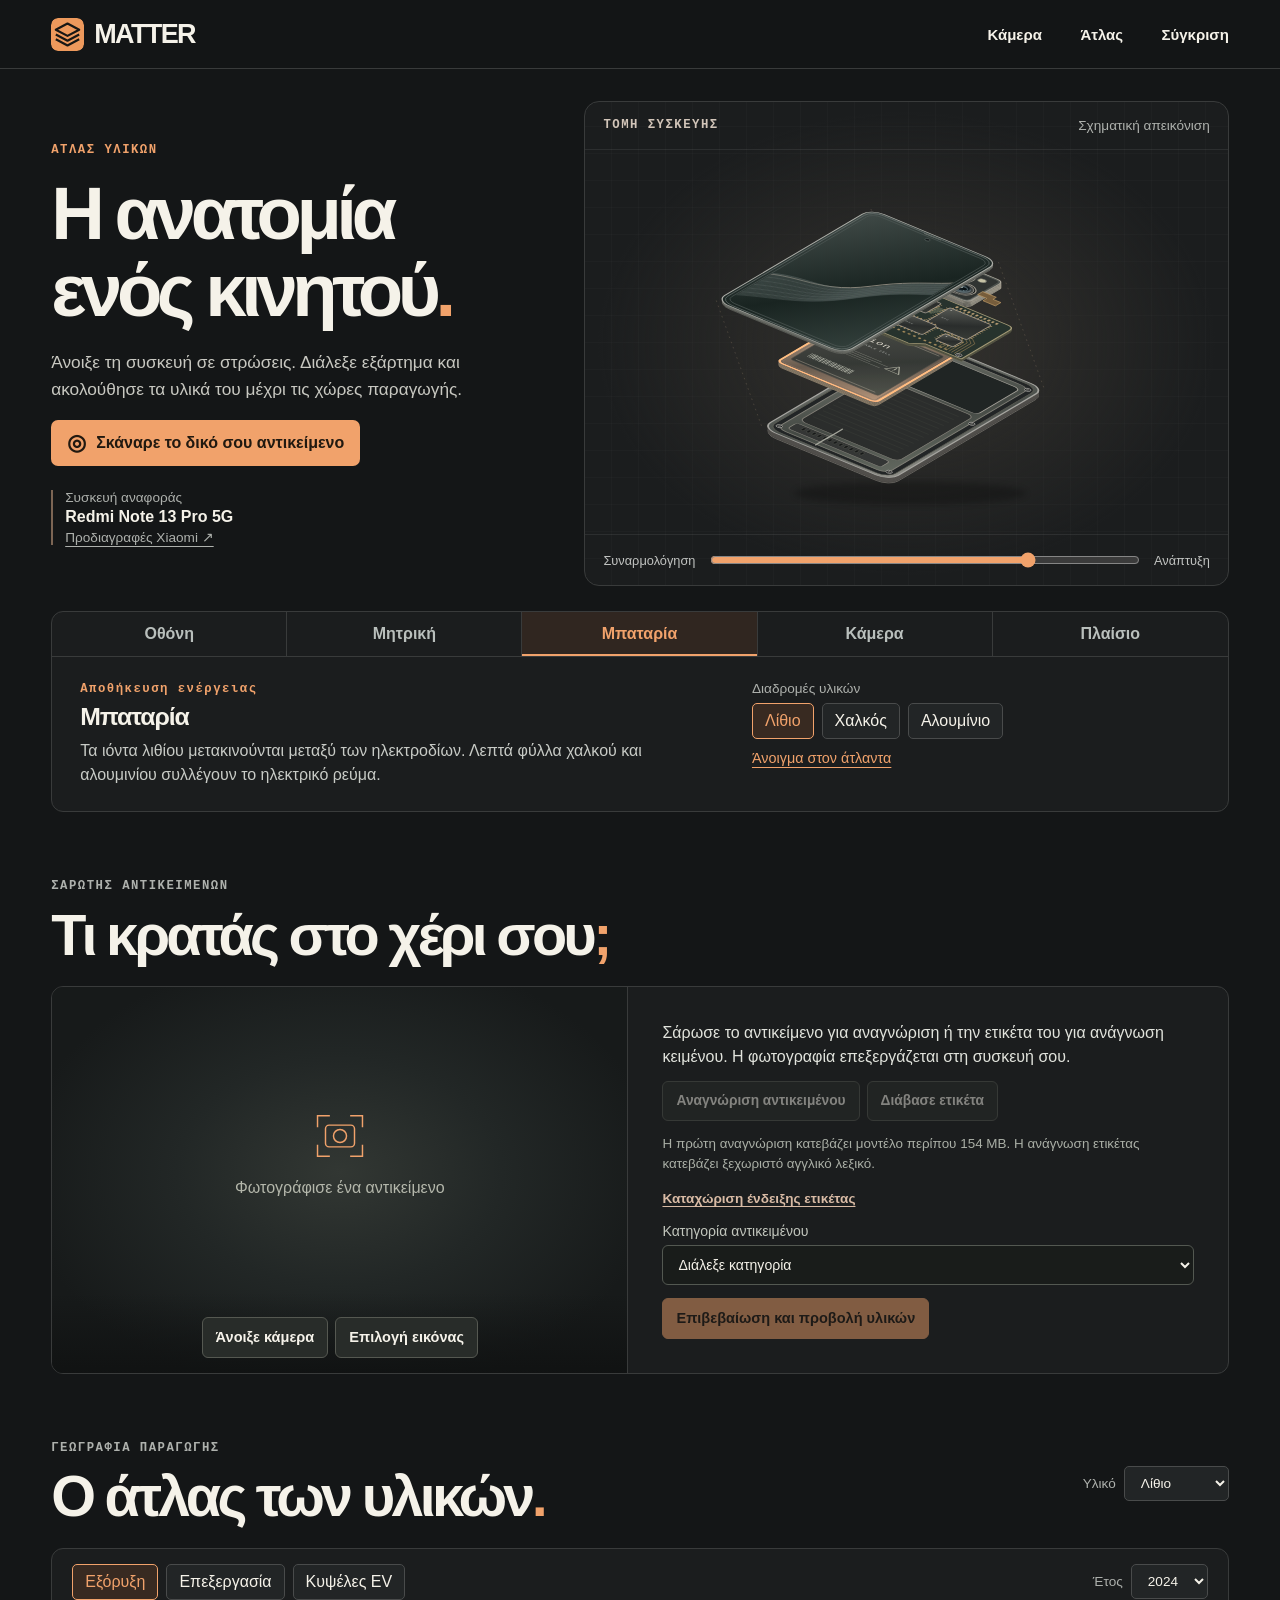
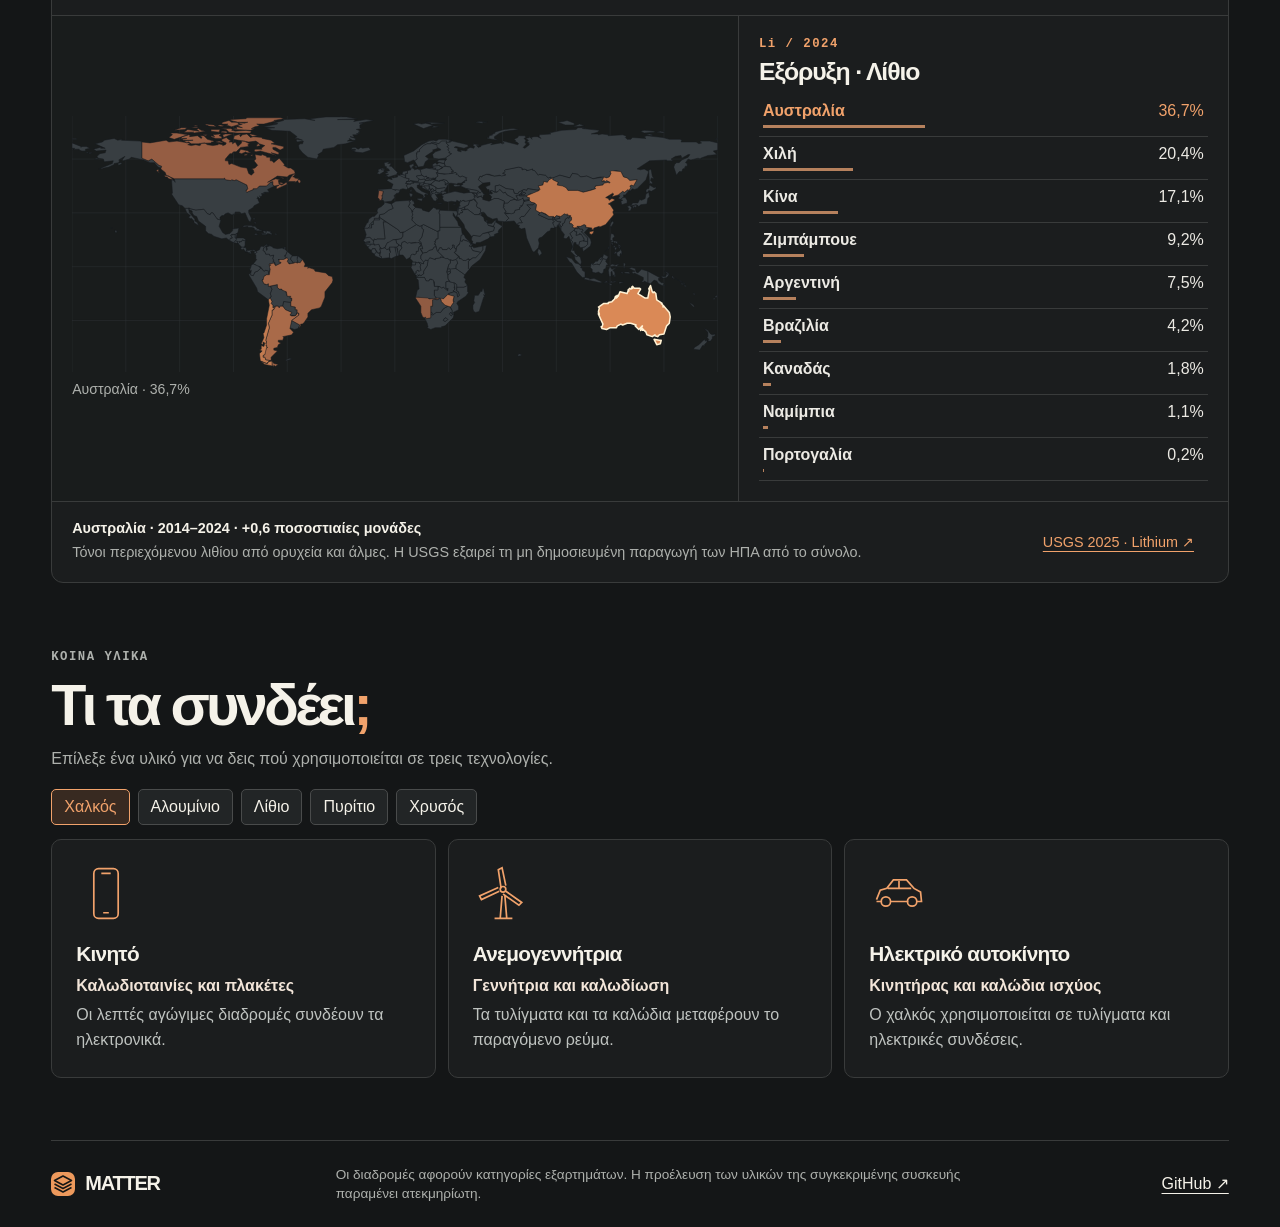
<file: matter/index.html>
<!doctype html>
<html lang="el">
<head>
  <meta charset="utf-8">
  <meta name="viewport" content="width=device-width,initial-scale=1">
  <meta name="theme-color" content="#141617">
  <meta name="description" content="Εξερεύνησε τα υλικά ενός κινητού, τις χώρες παραγωγής τους και τις κοινές χρήσεις τους σε τρεις τεχνολογίες.">
  <title>MATTER — Άτλας υλικών</title>
  <link rel="icon" href="icon.svg" type="image/svg+xml">
  <link rel="stylesheet" href="style.css">
  <link rel="stylesheet" href="scanner.css">
  <script defer src="data.js"></script><script defer src="map.js"></script><script defer src="phone.js"></script><script defer src="scanner.js"></script><script defer src="app.js"></script>
</head>
<body>
  <header><div class="wrap top"><a class="brand" href="#device"><img src="icon.svg" width="33" height="33" alt="">MATTER</a><nav aria-label="Ενότητες"><a href="#scanner">Κάμερα</a><a href="#atlas">Άτλας</a><a href="#compare">Σύγκριση</a></nav></div></header>
  <main class="wrap">
    <section id="device" class="hero">
      <div class="intro"><p class="eyebrow">ΑΤΛΑΣ ΥΛΙΚΩΝ</p><h1>Η ανατομία<br>ενός κινητού<span>.</span></h1><p class="lead">Άνοιξε τη συσκευή σε στρώσεις. Διάλεξε εξάρτημα και ακολούθησε τα υλικά του μέχρι τις χώρες παραγωγής.</p>
        <a class="scancta" href="#scanner"><span aria-hidden="true">◎</span> Σκάναρε το δικό σου αντικείμενο</a>
        <div class="spec"><span class="small">Συσκευή αναφοράς</span><strong>Redmi Note 13 Pro 5G</strong><a href="https://www.mi.com/gr/product/redmi-note-13-pro-5g/specs/" target="_blank" rel="noreferrer">Προδιαγραφές Xiaomi ↗</a></div>
      </div>
      <div class="instrument"><div class="instrument-head"><span class="mono">ΤΟΜΗ ΣΥΣΚΕΥΗΣ</span><span class="small">Σχηματική απεικόνιση</span></div><div id="phone"></div><label class="disassemble"><span>Συναρμολόγηση</span><input type="range" id="explode" min="0" max="100" value="75" aria-label="Απόσταση στρώσεων"><span>Ανάπτυξη</span></label></div>
    </section>
    <section class="detail" aria-label="Επιλογή εξαρτήματος"><div class="part-list" id="parts"></div><div class="part-body" aria-live="polite"><div><p class="eyebrow" id="partTag"></p><h2 id="partName"></h2><p id="partText"></p></div><div><div class="small">Διαδρομές υλικών</div><div id="partMaterials" class="chips"></div><a class="trace" href="#atlas">Άνοιγμα στον άτλαντα</a></div></div></section>
    <section id="scanner" aria-label="Αναγνώριση αντικειμένου"></section><div id="scanResult" hidden aria-live="polite"></div>
    <section id="atlas"><div class="section-heading"><div><p class="eyebrow">ΓΕΩΓΡΑΦΙΑ ΠΑΡΑΓΩΓΗΣ</p><h2>Ο άτλας των υλικών<span>.</span></h2></div><label class="field">Υλικό<select id="materialSelect"></select></label></div>
      <div class="atlasbox"><div class="toolbar"><div id="stages" class="chips"></div><label class="year">Έτος <select id="year"></select></label></div><div class="atlasgrid"><div class="mapwrap"><div id="world"></div><div class="map-caption" id="selectedCountry" aria-live="polite"></div></div><div class="rankwrap"><p class="eyebrow" id="rankTag"></p><h3 id="rankTitle"></h3><div id="rank"></div></div></div><div class="evidence"><div><strong id="history"></strong><p id="scope"></p></div><a id="source" target="_blank" rel="noreferrer"></a></div></div>
    </section>
    <section id="compare"><div class="section-heading"><div><p class="eyebrow">ΚΟΙΝΑ ΥΛΙΚΑ</p><h2>Τι τα συνδέει<span>;</span></h2><p>Επίλεξε ένα υλικό για να δεις πού χρησιμοποιείται σε τρεις τεχνολογίες.</p></div></div><div class="chips" id="common"></div><div class="uses" id="uses" aria-live="polite"></div></section>
    <footer><a class="brand" href="#device"><img src="icon.svg" width="24" height="24" alt="">MATTER</a><p>Οι διαδρομές αφορούν κατηγορίες εξαρτημάτων. Η προέλευση των υλικών της συγκεκριμένης συσκευής παραμένει ατεκμηρίωτη.</p><a href="https://github.com/mariodinakus/mariodinakus/tree/main/matter">GitHub ↗</a></footer>
  </main>
</body></html>
</file>
<file: matter/style.css>
:root{color-scheme:dark;--bg:#141617;--panel:#1b1d1e;--line:#393b3b;--muted:#aeb1ad;--accent:#f1a26b;--white:#f5f2e9;--mono:ui-monospace,Consolas,monospace;font-family:Inter,"Segoe UI",Arial,sans-serif;color:var(--white);background:var(--bg)}*{box-sizing:border-box}html{scroll-behavior:smooth;scroll-padding-top:76px}body{margin:0}a{color:inherit;text-underline-offset:4px}button,select,input{font:inherit}button,select{cursor:pointer}button:focus-visible,a:focus-visible,select:focus-visible,input:focus-visible,[tabindex]:focus-visible{outline:3px solid #ffbc88;outline-offset:4px}button{color:inherit}header{border-bottom:1px solid var(--line);background:#141617f5;position:sticky;top:0;z-index:9}.wrap{width:min(1320px,92vw);margin:auto}.top,nav,.brand,.chips,.toolbar,.section-heading,.instrument-head,.disassemble,footer{display:flex;align-items:center}.top{justify-content:space-between;height:68px}.brand{gap:10px;font-size:27px;letter-spacing:-.06em;font-weight:850;text-decoration:none}.brand img{border-radius:7px}nav{gap:clamp(14px,3vw,42px)}nav a{font-size:15px;text-decoration:none;font-weight:600}nav a:hover,.trace:hover,footer a:hover{color:var(--accent)}.hero{display:grid;grid-template-columns:.86fr 1.14fr;align-items:center;gap:4%;padding:32px 0 25px}.eyebrow,.mono{font:600 .77rem/1.4 var(--mono);letter-spacing:.12em}.eyebrow{color:var(--accent);margin:0 0 15px}h1,h2,h3,p{margin-top:0}h1{font-size:clamp(3rem,5.8vw,6.1rem);letter-spacing:-.073em;line-height:1.04;margin-bottom:20px}h1 span,.section-heading h2 span{color:var(--accent)}.lead{color:#c8c8c1;line-height:1.55;font-size:clamp(1rem,1.35vw,1.2rem);max-width:480px}.intro{padding:12px 0}.scancta{display:inline-flex;align-items:center;gap:10px;border-radius:7px;background:var(--accent);color:#211910;text-decoration:none;font-weight:650;padding:12px 16px}.scancta span{font-size:22px;line-height:1}.spec{margin-top:24px;border-left:2px solid #7c6554;display:grid;gap:3px;padding-left:12px}.small,.spec a,.section-heading p,.evidence p,.map-caption{color:var(--muted)}.small,.spec a,.year,.field{font-size:.85rem}.spec strong{font-size:1rem}.spec a{width:fit-content}.instrument{position:relative;min-width:0;border:1px solid var(--line);border-radius:15px;background:radial-gradient(ellipse at center,#35332f 0%,transparent 68%),repeating-linear-gradient(0deg,transparent 0 26px,#ffffff05 26px 27px),repeating-linear-gradient(90deg,transparent 0 26px,#ffffff05 26px 27px),#1b1d1e;overflow:hidden}.instrument-head,.disassemble{justify-content:space-between;gap:12px;padding:15px 18px}.instrument-head{border-bottom:1px solid #ffffff13}.instrument-head .mono{color:#d2c5b9}.disassemble{border-top:1px solid #ffffff13;font-size:.8rem;color:#c2c4c2}.disassemble input{width:100%;accent-color:var(--accent)}#phone{height:clamp(310px,30vw,440px)}#phone svg{height:100%;width:100%}.detail,.atlasbox,#scanResult{border:1px solid var(--line);border-radius:12px;overflow:hidden;background:var(--panel)}.part-list{display:grid;grid-template-columns:repeat(5,1fr);border-bottom:1px solid var(--line)}.part-list button{background:transparent;border:0;border-right:1px solid var(--line);padding:13px 5px;color:#b9bfbc;font-weight:600}.part-list button:last-child{border-right:0}.part-list button[aria-pressed=true]{background:#302620;color:var(--accent);box-shadow:inset 0 -2px var(--accent)}.part-body{display:grid;grid-template-columns:1.4fr 1fr;gap:4%;padding:24px 28px}.part-body .eyebrow{margin:0 0 5px}.part-body h2,.rankwrap h3{font-size:1.55rem;letter-spacing:-.045em;margin:0 0 8px}.part-body p:last-child{max-width:700px;line-height:1.5;color:#c8cbc6;margin:0}.chips{gap:8px;flex-wrap:wrap}.chips button,select{background:#222526;border:1px solid #494b4b;border-radius:5px;color:var(--white);padding:8px 12px}.chips button[aria-pressed=true]{border-color:var(--accent);color:var(--accent);background:#382a21}.part-body .chips{margin:7px 0 10px}.trace{font-size:.9rem;color:var(--accent)}#atlas,#compare,#scanner{margin-top:66px}.section-heading{justify-content:space-between;gap:15px;margin-bottom:21px}.section-heading h2{font-size:clamp(2rem,4.5vw,4rem);letter-spacing:-.065em;line-height:1.05;margin:0}.section-heading p:last-child:not(.eyebrow){margin:15px 0 0}.section-heading .eyebrow{margin-bottom:9px}.field,.year{display:flex;align-items:center;gap:8px;color:var(--muted)}.toolbar{padding:15px 20px;justify-content:space-between;gap:10px;border-bottom:1px solid var(--line)}.atlasgrid{display:grid;grid-template-columns:1.4fr 1fr}.mapwrap,.rankwrap{padding:20px;min-width:0}.rankwrap{border-left:1px solid var(--line)}#world svg{width:100%;height:auto;display:block}.mapwrap{display:flex;flex-direction:column;justify-content:center;background:#191c1c}.map-caption{font-size:.88rem;min-height:20px;margin-top:9px}.rankwrap .eyebrow{margin:0 0 5px}.rankbtn{width:100%;border:0;border-bottom:1px solid #393b3b;background:transparent;color:#eceae4;padding:8px 4px;display:grid;gap:5px;text-align:left}.rankbtn[aria-pressed=true]{color:var(--accent)}.rankbtn span{display:flex;justify-content:space-between;gap:10px}.rankbtn i{display:block;background:#b6815d;height:3px;max-width:100%}.evidence{display:flex;justify-content:space-between;align-items:center;gap:18px;padding:18px 20px;border-top:1px solid var(--line);font-size:.9rem}.evidence strong{font-weight:620}.evidence p{line-height:1.5;margin:6px 0 0}.evidence a{color:var(--accent);min-width:min(22%,165px)}.uses{display:grid;grid-template-columns:repeat(3,1fr);gap:12px;margin-top:14px}.use{border:1px solid var(--line);border-radius:10px;background:var(--panel);padding:24px}.use svg{color:var(--accent);width:60px;height:60px;margin-bottom:14px}.use h3{font-size:1.3rem;letter-spacing:-.035em;margin:0 0 8px}.use p{line-height:1.55;color:#bfc3c0;margin:0}.use .use-part{color:#f2e5d9;font-weight:600;margin-bottom:4px}footer{margin-top:62px;padding:24px 0;border-top:1px solid var(--line);gap:20px;justify-content:space-between}footer p{max-width:650px;margin:0;font-size:.85rem;color:var(--muted);line-height:1.4}footer .brand{font-size:20px}footer>a:last-child{white-space:nowrap}#scanResult{margin-top:12px;padding:18px 22px}#scanResult h3{margin-bottom:6px}#scanResult p{line-height:1.5;color:var(--muted)}.object-link{color:var(--accent);display:inline-block;margin:10px 0 0}
@media(max-width:820px){.wrap{width:94vw}.hero{gap:2%}.part-body{grid-template-columns:1.15fr 1fr}.atlasgrid{grid-template-columns:1.1fr 1fr}.toolbar{flex-wrap:wrap}.uses{gap:8px}.use{padding:16px}}
@media(max-width:650px){.wrap{width:calc(100% - 28px)}.top{height:57px}.brand{font-size:21px;gap:7px}.brand img{width:27px;height:27px}nav{gap:12px}nav a{font-size:.83rem}.hero{grid-template-columns:1fr;padding-top:22px;gap:18px}.intro{padding:0}.intro .spec{margin-top:15px}.instrument-head,.disassemble{padding:9px 12px}#phone{height:300px}.part-list button{font-size:.77rem;padding:10px 2px}.part-body,.atlasgrid,.uses{grid-template-columns:1fr}.part-body{padding:16px;gap:15px}.section-heading{align-items:flex-start;flex-wrap:wrap}.rankwrap{border-left:0;border-top:1px solid var(--line)}.mapwrap,.rankwrap{padding:14px}.evidence,footer{align-items:flex-start;flex-direction:column}.toolbar{padding:12px}.chips button,select{font-size:.92rem}.uses{gap:7px}.use{display:grid;grid-template-columns:52px 1fr;column-gap:12px}.use svg{width:46px;height:46px;grid-row:span 3;margin:0}.use h3,.use p{grid-column:2}#atlas,#compare,#scanner{margin-top:42px}footer{gap:12px}.small{font-size:.76rem}}
@media(prefers-reduced-motion:reduce){html{scroll-behavior:auto}*{transition-duration:0s!important;animation-duration:0s!important}}
</file>
<file: matter/scanner.css>
#scanner .ms-panel{display:grid;grid-template-columns:minmax(0,1fr) minmax(0,1.04fr);overflow:hidden;border:1px solid var(--line,#3d403f);border-radius:12px;background:var(--panel,#1c1f20)}
#scanner [hidden]{display:none!important}
#scanner .ms-view{position:relative;display:grid;place-items:center;min-height:350px;overflow:hidden;border-right:1px solid var(--line);background:radial-gradient(ellipse at 50% 48%,#323733 0%,#222726 40%,#171a1a 79%)}
#scanner .ms-idle{display:grid;justify-items:center;gap:14px;padding:36px 16px 92px;color:#b4b7ab;text-align:center}
#scanner .ms-idle svg{color:var(--accent)}
#scanner .ms-video,#scanner .ms-photo{display:block;width:100%;height:auto;max-height:480px;object-fit:contain;padding-bottom:62px}
#scanner .ms-tools{position:absolute;bottom:0;left:0;width:100%;padding:24px 15px 15px;display:flex;gap:7px;justify-content:center;flex-wrap:wrap;background:linear-gradient(transparent,rgba(16,18,18,.93))}
#scanner button{padding:10px 13px;border:1px solid #555851;border-radius:6px;background:#282c29;color:var(--white,#f5f2e9);font-family:inherit;font-size:.91rem;font-weight:600;line-height:1.3}
#scanner .ms-manual{align-self:flex-start;background:transparent;border:0;text-decoration:underline;text-underline-offset:3px;padding:3px 0;font-size:.85rem;color:#d9bba5}
#scanner button:hover:enabled{background:#353a34;border-color:#a99b87}
#scanner button:disabled{opacity:.48;cursor:default}
#scanner .ms-controls{display:flex;flex-direction:column;gap:13px;padding:clamp(18px,3vw,34px);min-width:0}
#scanner .ms-help,#scanner .ms-note,#scanner .ms-status{margin:0;line-height:1.47}
#scanner .ms-help{color:#e1e3dc}
#scanner .ms-note{font-size:.84rem;color:#aaafa6}
#scanner .ms-status{font-size:.93rem;color:#efbc96}
#scanner .ms-status:empty{display:none}
#scanner .ms-actions{display:flex;gap:7px;flex-wrap:wrap}
#scanner .ms-actions button{font-size:.86rem}
#scanner .ms-select,#scanner .ms-label label{display:grid;gap:6px;font-size:.88rem;color:#c2c6bd}
#scanner select,#scanner textarea,#scanner .ms-label input{width:100%;padding:10px 11px;border:1px solid #535851;border-radius:6px;background:#191c1a;color:#f5f2e9;font:inherit}
#scanner textarea{resize:vertical;min-height:65px}
#scanner .ms-check{display:flex;align-items:flex-start;gap:8px;font-size:.9rem}
#scanner .ms-check input{accent-color:var(--accent)}
#scanner .ms-primary{align-self:flex-start;color:#211810;background:var(--accent);border-color:var(--accent)}
#scanner .ms-primary:hover:enabled{background:#ffc299;color:#211810}
#scanner .ms-label{display:grid;gap:12px;padding:14px;border:1px solid #59564a;border-radius:8px;background:#242720}
#scanner .ms-evidence{display:grid;gap:8px}
#scanner .ms-evidence button{justify-self:start;font-size:.82rem}
@media(max-width:760px){#scanner .ms-panel{grid-template-columns:1fr}#scanner .ms-view{border-right:0;border-bottom:1px solid var(--line);min-height:244px}#scanner .ms-photo,#scanner .ms-video{max-height:340px}}
</file>
